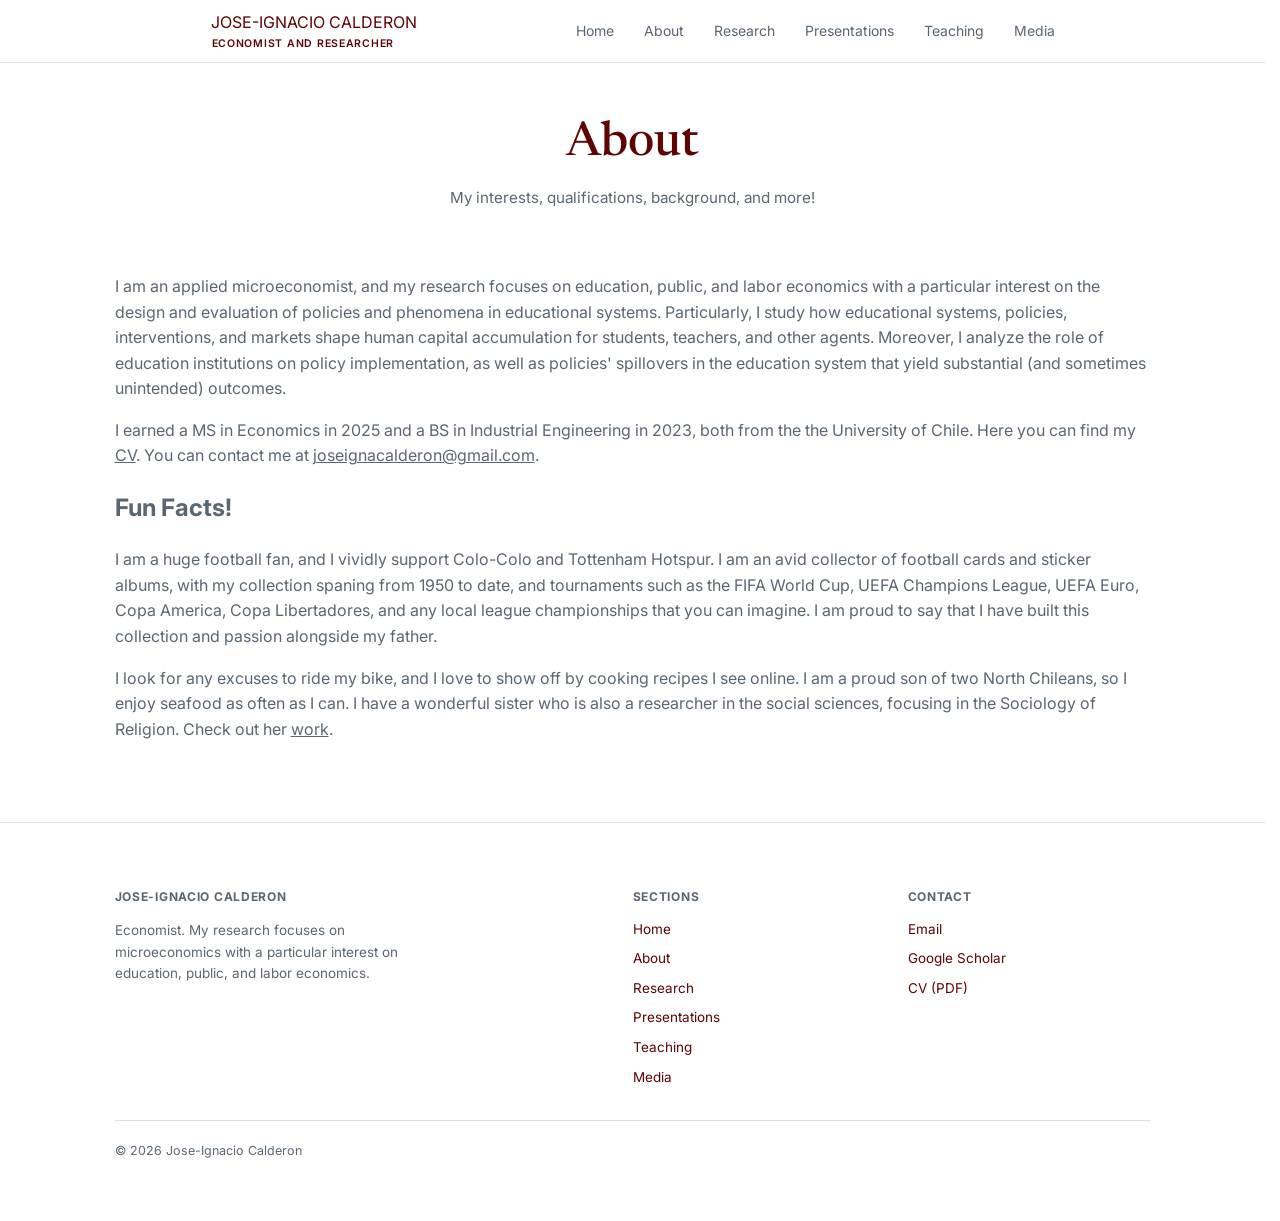
<file: about.html>
<!DOCTYPE html>
<html lang="en">
<head>
<meta charset="UTF-8">
<meta name="viewport" content="width=device-width, initial-scale=1">
<title>About | Jose-Ignacio Calderon</title>
<link rel="preconnect" href="https://fonts.googleapis.com">
<link href="https://fonts.googleapis.com/css2?family=Newsreader:ital,opsz,wght@0,6..72,400;0,6..72,500;0,6..72,600;1,6..72,400&family=Inter:wght@400;500;600&display=swap" rel="stylesheet">
<link rel="icon" type="image/png" href="assets/uchile.png">
<link rel="stylesheet" href="styles.css?v=2">
<style>
  .abt-head{padding:56px 0 32px; text-align:center;}
  .abt-head h1{font-size:3rem; margin-bottom:6px;}
  .abt-head p{color:var(--ink-soft); font-size:0.95rem;}
</style>
</head>
<body>

<header class="wrapbar" >
  <div class="wrap" style="padding: 10px; padding-left: 120px">
    <div class="brand-name">JOSE-IGNACIO CALDERON</div>
    <div class="brand-subtitle" style="padding-left: 1px;">Economist and Researcher</div>
  </div>
  <button class="nav-toggle" id="nav-toggle" aria-label="Toggle menu">☰</button>
  <nav id="site-nav" class="wrap" style="padding-right: 120px;">
    <a href="index.html">Home</a>
    <a href="about.html">About</a>
    <a href="research.html">Research</a>
    <a href="presentations.html">Presentations</a>
    <a href="teaching.html">Teaching</a>
    <a href="media.html">Media</a>
  </nav>
</header>

<div class="wrap">
  <div class="abt-head">
    <h1>About</h1>
    <p>My interests, qualifications, background, and more!</p>
  </div>
</div>

<div class="wrap">
  <section class="no-border" style="padding-top:0;">
    <div class="about-text">
      <p>
        I am an applied microeconomist, and my research focuses on education, public, 
        and labor economics with a particular interest on the design and evaluation of policies 
        and phenomena in educational systems. Particularly, I study how educational systems, 
        policies, interventions, and markets shape human capital accumulation for students, teachers, 
        and other agents. Moreover, I analyze the role of education institutions on policy implementation, 
        as well as policies' spillovers in the education system that yield substantial 
        (and sometimes unintended) outcomes.
      </p>
      <p>
        I earned a MS in Economics in 2025 and a BS in Industrial Engineering in 2023, 
        both from the the University of Chile. Here you 
        can find my <a href="https://www.dropbox.com/scl/fi/8gcd1ia27gvtngcjf6j5j/CurriculumVitae_JICalderon.pdf?rlkey=m1ingiaoov976cdleeq0jbehe&st=hp75700h&dl=0" target="_blank" rel="noopener noreferrer">CV</a>. You can contact me at 
        <a href="mailto:joseignacalderon@gmail.com">joseignacalderon@gmail.com</a>.
      </p>
      <h2>Fun Facts!</h2>
      <p>
        I am a huge football fan, and I vividly support Colo-Colo and Tottenham Hotspur. 
        I am an avid collector of football cards and sticker albums, with my collection 
        spaning from 1950 to date, and tournaments such as the FIFA World Cup, UEFA Champions 
        League, UEFA Euro, Copa America, Copa Libertadores, and any local league championships 
        that you can imagine. I am proud to say that I have built this collection and passion 
        alongside my father.
      </p>
      <p>
        I look for any excuses to ride my bike, and I love to show off by cooking recipes 
        I see online. I am a proud son of two North Chileans, so I enjoy seafood as often 
        as I can. I have a wonderful sister who is also a researcher in the social sciences, 
        focusing in the Sociology of Religion. Check out her <a href="https://orcid.org/0000-0001-7705-8161" target="_blank" rel="noopener noreferrer">work</a>.
      </p>
    </div>
  </section>
</div>

<footer>
  <div class="wrap">
    <div class="footer-grid">
      <div>
        <h4>Jose-Ignacio Calderon</h4>
        <p style="font-size:13.5px; color:var(--ink-soft); max-width:36ch;">
          Economist. My research focuses on microeconomics with a particular interest on education, public, and labor economics.
        </p>
      </div>
      <div>
        <h4>Sections</h4>
        <ul>
          <li><a href="index.html">Home</a></li>
          <li><a href="about.html">About</a></li>
          <li><a href="research.html">Research</a></li>
          <li><a href="presentations.html">Presentations</a></li>
          <li><a href="teaching.html">Teaching</a></li>
          <li><a href="media.html">Media</a></li>
        </ul>
      </div>
      <div>
        <h4>Contact</h4>
        <ul>
          <li><a href="mailto:joseignacalderon@gmail.com">Email</a></li>
          <li><a href="https://scholar.google.com/citations?user=qUJrlXQAAAAJ&hl=en" target="_blank" rel="noopener noreferrer">Google Scholar</a></li>
          <li><a href="https://www.dropbox.com/scl/fi/8gcd1ia27gvtngcjf6j5j/CurriculumVitae_JICalderon.pdf?rlkey=m1ingiaoov976cdleeq0jbehe&st=hp75700h&dl=0" target="_blank" rel="noopener noreferrer">CV (PDF)</a></li>
        </ul>
      </div>
    </div>
    <div class="footer-bottom">© 2026 Jose-Ignacio Calderon</div>
  </div>
</footer>

</body>
</html>

<script>
  const navToggle = document.getElementById('nav-toggle');
  const siteNav = document.getElementById('site-nav');
  navToggle.addEventListener('click', () => siteNav.classList.toggle('open'));
  siteNav.querySelectorAll('a').forEach(link =>
    link.addEventListener('click', () => siteNav.classList.remove('open'))
  );
</script>
</file>
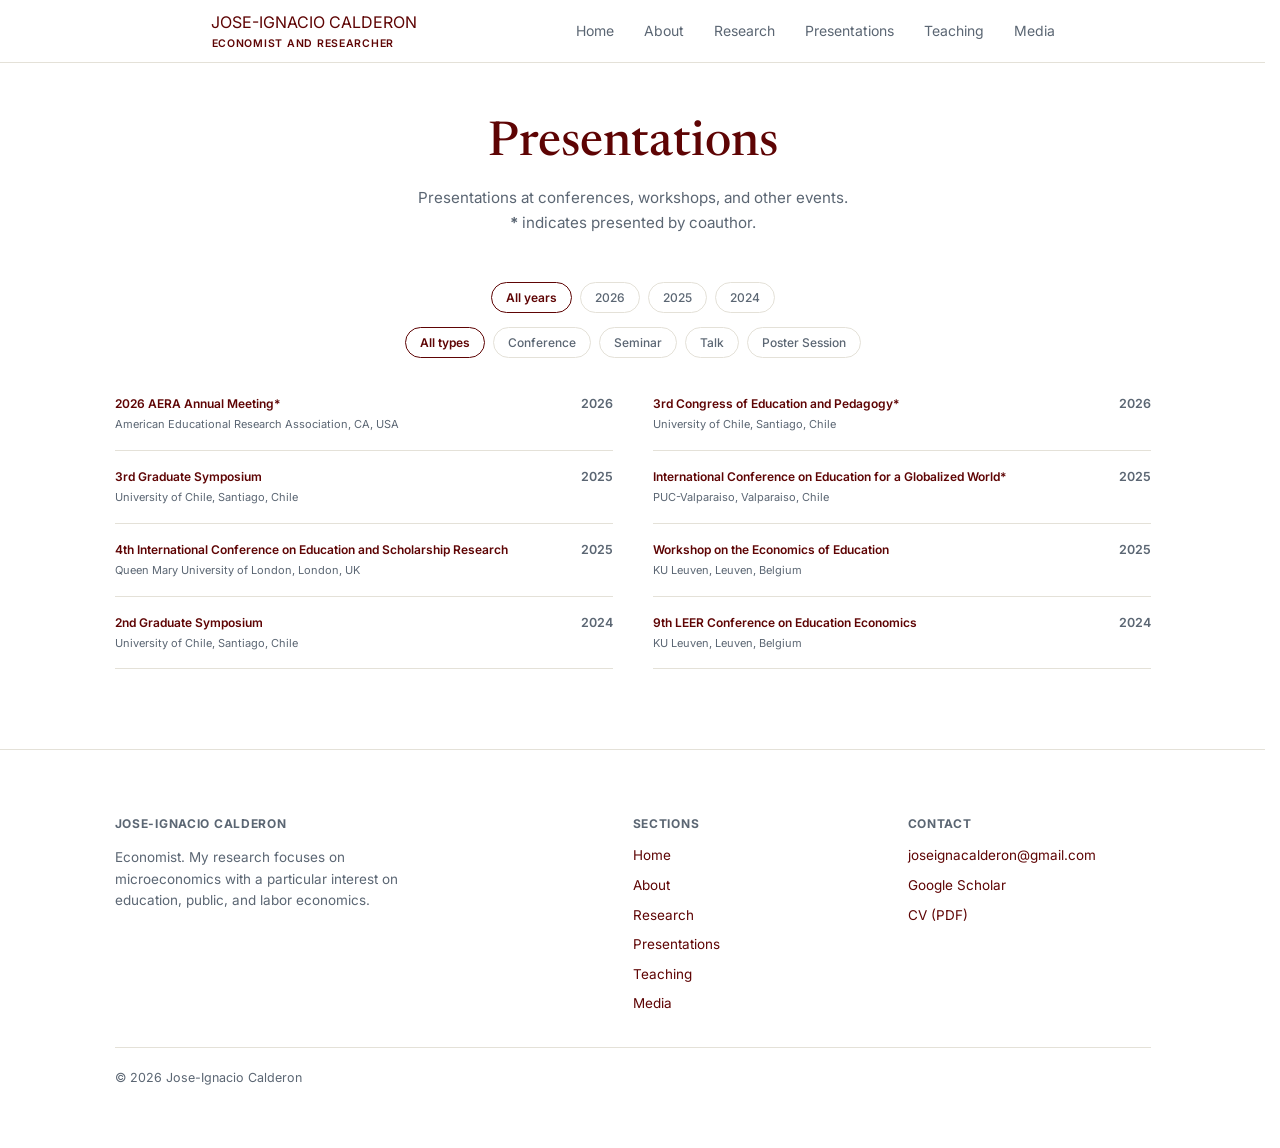
<file: presentations.html>
<!DOCTYPE html>
<html lang="en">
<head>
<meta charset="UTF-8">
<meta name="viewport" content="width=device-width, initial-scale=1">
<title>Presentations | Jose-Ignacio Calderon</title>
<link rel="preconnect" href="https://fonts.googleapis.com">
<link href="https://fonts.googleapis.com/css2?family=Newsreader:ital,opsz,wght@0,6..72,400;0,6..72,500;0,6..72,600;1,6..72,400&family=Inter:wght@400;500;600&display=swap" rel="stylesheet">
<link rel="icon" type="image/png" href="assets/uchile.png">
<link rel="stylesheet" href="styles.css?v=4">
<style>
  .presen-venue-line{font-size:11px; color:var(--ink-soft); margin-top:6px;}
  .presen-head{padding:56px 0 32px; text-align:center;}
  .presen-head h1{font-size:3rem; margin-bottom:6px;}
  .presen-head p{color:var(--ink-soft); font-size:0.95rem;}
 
  .presen-filters{
    display:flex; flex-wrap:wrap; justify-content:center; gap:8px;
    margin-bottom:14px;
  }
  .presen-filters.type-row{margin-bottom:36px;}
  .presen-tab{
    font-family:'Inter', sans-serif; font-size:12px; font-weight:500;
    padding:7px 14px; border:1px solid var(--line); border-radius:20px;
    background:#fff; color:var(--ink-soft); cursor:pointer;
    transition:border-color .15s, color .15s;
  }
  .presen-tab:hover{color:var(--ink);}
  .presen-tab.active{border-color:var(--accent); color:var(--accent); font-weight:600;}
 
  .presen{
    display:flex; justify-content:space-between; align-items:baseline;
    padding:16px 0; border-bottom:1px solid var(--line); gap:20px;
  }
  .presen:first-of-type{padding-top:0;}
  .presen-title{font-size:12px; font-weight:600; color:var(--ink);}
  .presen-meta{font-size:11px; color:var(--ink-soft); margin-top:3px;}
  .presen-year{font-family:'Inter', sans-serif; font-size:12.5px; color:var(--ink-soft); white-space:nowrap;}
  .presen.is-hidden{display:none;}
</style>
</head>
<body>

<header class="wrapbar" >
  <div class="wrap" style="padding: 10px; padding-left: 120px">
    <div class="brand-name">JOSE-IGNACIO CALDERON</div>
    <div class="brand-subtitle" style="padding-left: 1px;">Economist and Researcher</div>
  </div>
  <button class="nav-toggle" id="nav-toggle" aria-label="Toggle menu">☰</button>
  <nav id="site-nav" class="wrap" style="padding-right: 120px;">
    <a href="index.html">Home</a>
    <a href="about.html">About</a>
    <a href="research.html">Research</a>
    <a href="presentations.html">Presentations</a>
    <a href="teaching.html">Teaching</a>
    <a href="media.html">Media</a>
  </nav>
</header>

<div class="wrap">
    <div class="presen-head">
        <h1>Presentations</h1>
        <p>Presentations at conferences, workshops, and other events. <br><strong>*</strong> indicates presented by coauthor.</p>
    </div>
 
    <div class="presen-filters year-row">
      <button class="presen-tab active" data-year="all">All years</button>
      <button class="presen-tab" data-year="2026">2026</button>
      <button class="presen-tab" data-year="2025">2025</button>
      <button class="presen-tab" data-year="2024">2024</button>
    </div>
    <div class="presen-filters type-row">
      <button class="presen-tab active" data-type="all">All types</button>
      <button class="presen-tab" data-type="conference">Conference</button>
      <button class="presen-tab" data-type="seminar">Seminar</button>
      <button class="presen-tab" data-type="talk">Talk</button>
      <button class="presen-tab" data-type="poster">Poster Session</button>
    </div>
 
    <div class="presen-list" style="padding-bottom:80px;">
      <div class="presen" data-year="2026" data-type="conference">
        <div>
          <div class="presen-title">2026 AERA Annual Meeting*</div>
          <div class="presen-meta">American Educational Research Association, CA, USA</div>
        </div>
        <div class="presen-year">2026</div>
      </div>
      <div class="presen" data-year="2026" data-type="conference">
        <div>
          <div class="presen-title">3rd Congress of Education and Pedagogy*</div>
          <div class="presen-meta">University of Chile, Santiago, Chile</div>
        </div>
        <div class="presen-year">2026</div>
      </div>
      <div class="presen" data-year="2025" data-type="poster">
        <div>
          <div class="presen-title">3rd Graduate Symposium</div>
          <div class="presen-meta">University of Chile, Santiago, Chile</div>
        </div>
        <div class="presen-year">2025</div>
      </div>
      <div class="presen" data-year="2025" data-type="conference">
        <div>
          <div class="presen-title">International Conference on Education for a Globalized World*</div>
          <div class="presen-meta">PUC-Valparaiso, Valparaiso, Chile</div>
        </div>
        <div class="presen-year">2025</div>
      </div>
      <div class="presen" data-year="2025" data-type="conference">
        <div>
          <div class="presen-title">4th International Conference on Education and Scholarship Research</div>
          <div class="presen-meta">Queen Mary University of London, London, UK</div>
        </div>
        <div class="presen-year">2025</div>
      </div>
      <div class="presen" data-year="2025" data-type="conference">
        <div>
          <div class="presen-title">Workshop on the Economics of Education</div>
          <div class="presen-meta">KU Leuven, Leuven, Belgium</div>
        </div>
        <div class="presen-year">2025</div>
      </div>
      <div class="presen" data-year="2024" data-type="poster">
        <div>
          <div class="presen-title">2nd Graduate Symposium</div>
          <div class="presen-meta">University of Chile, Santiago, Chile</div>
        </div>
        <div class="presen-year">2024</div>
      </div>
      <div class="presen" data-year="2024" data-type="conference">
        <div>
          <div class="presen-title">9th LEER Conference on Education Economics</div>
          <div class="presen-meta">KU Leuven, Leuven, Belgium</div>
        </div>
        <div class="presen-year">2024</div>
      </div>
    </div>
</div>
 
<footer>
  <div class="wrap">
    <div class="footer-grid">
      <div>
        <h4>Jose-Ignacio Calderon</h4>
        <p style="font-size:13.5px; color:var(--ink-soft); max-width:36ch;">
          Economist. My research focuses on microeconomics with a particular interest on education, public, and labor economics.
        </p>
      </div>
      <div>
        <h4>Sections</h4>
        <ul>
          <li><a href="index.html">Home</a></li>
          <li><a href="about.html">About</a></li>
          <li><a href="research.html">Research</a></li>
          <li><a href="presentations.html">Presentations</a></li>
          <li><a href="teaching.html">Teaching</a></li>
          <li><a href="media.html">Media</a></li>
        </ul>
      </div>
      <div>
        <h4>Contact</h4>
        <ul>
          <li><a href="mailto:joseignacalderon@gmail.com">joseignacalderon@gmail.com</a></li>
          <li><a href="https://scholar.google.com/citations?user=qUJrlXQAAAAJ&hl=en" target="_blank" rel="noopener noreferrer">Google Scholar</a></li>
          <li><a href="https://www.dropbox.com/scl/fi/8gcd1ia27gvtngcjf6j5j/CurriculumVitae_JICalderon.pdf?rlkey=m1ingiaoov976cdleeq0jbehe&st=hp75700h&dl=0" target="_blank" rel="noopener noreferrer">CV (PDF)</a></li>
        </ul>
      </div>
    </div>
    <div class="footer-bottom">© 2026 Jose-Ignacio Calderon</div>
  </div>
</footer>
 
<script>
  const yearTabs = document.querySelectorAll('.presen-tab[data-year]');
  const typeTabs = document.querySelectorAll('.presen-tab[data-type]');
  const items = document.querySelectorAll('.presen');
 
  let activeYear = 'all';
  let activeType = 'all';
 
  function applyFilters(){
    items.forEach(item => {
      const matchesYear = activeYear === 'all' || item.dataset.year === activeYear;
      const matchesType = activeType === 'all' || item.dataset.type === activeType;
      item.classList.toggle('is-hidden', !(matchesYear && matchesType));
    });
  }
 
  yearTabs.forEach(tab => {
    tab.addEventListener('click', () => {
      yearTabs.forEach(t => t.classList.remove('active'));
      tab.classList.add('active');
      activeYear = tab.dataset.year;
      applyFilters();
    });
  });
 
  typeTabs.forEach(tab => {
    tab.addEventListener('click', () => {
      typeTabs.forEach(t => t.classList.remove('active'));
      tab.classList.add('active');
      activeType = tab.dataset.type;
      applyFilters();
    });
  });
</script>
 
</body>
</html>

<script>
  const navToggle = document.getElementById('nav-toggle');
  const siteNav = document.getElementById('site-nav');
  navToggle.addEventListener('click', () => siteNav.classList.toggle('open'));
  siteNav.querySelectorAll('a').forEach(link =>
    link.addEventListener('click', () => siteNav.classList.remove('open'))
  );
</script>
</file>
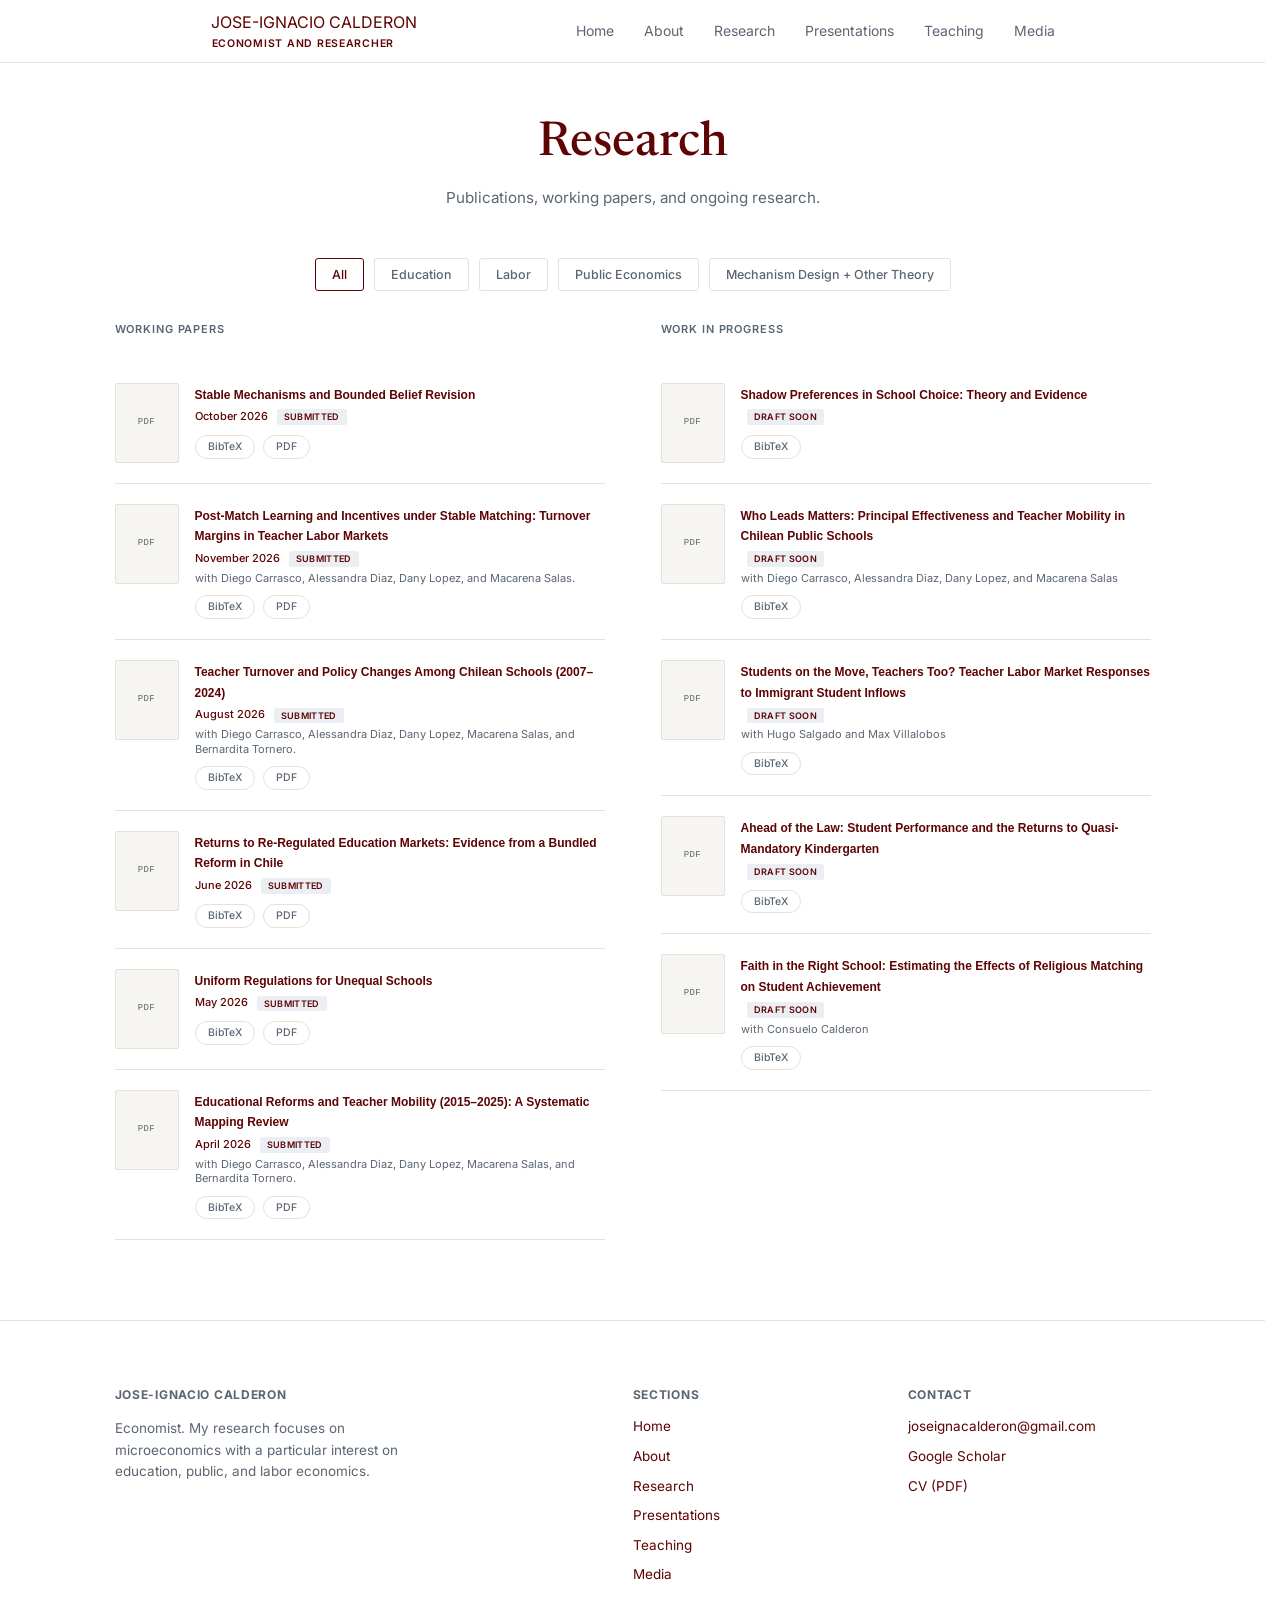
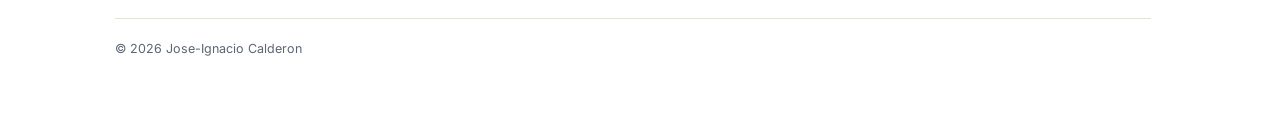
<file: research.html>
<!DOCTYPE html>
<html lang="en">
<head>
<meta charset="UTF-8">
<meta name="viewport" content="width=device-width, initial-scale=1">
<title>Research | Jose-Ignacio Calderon</title>
<link rel="preconnect" href="https://fonts.googleapis.com">
<link href="https://fonts.googleapis.com/css2?family=Newsreader:ital,opsz,wght@0,6..72,400;0,6..72,500;0,6..72,600;1,6..72,400&family=Inter:wght@400;500;600&display=swap" rel="stylesheet">
<link rel="icon" type="image/png" href="assets/uchile.png">
<link rel="stylesheet" href="styles.css?v=3">
<style>
  .rsch-head{padding:56px 0 32px; text-align:center;}
  .rsch-head h1{font-size:3rem; margin-bottom:6px;}
  .rsch-head p{color:var(--ink-soft); font-size:0.95rem;}
 
  .rsch-filters{
    display:flex; flex-wrap:wrap; justify-content:center; gap:10px;
    padding-bottom:30px;
  }
  .rsch-tab{
    font-family:'Inter', sans-serif; font-size:12.5px; font-weight:500;
    padding:8px 16px; border:1px solid var(--line); border-radius:3px;
    background:#fff; color:var(--ink-soft); cursor:pointer;
    transition:border-color .15s, color .15s;
  }
  .rsch-tab:hover{color:var(--ink);}
  .rsch-tab.active{border-color:var(--accent); color:var(--accent);}
 
  .rsch-columns{
    display:grid; grid-template-columns:1fr 1fr; gap:56px;
    padding-bottom:80px;
  }
  @media (max-width:800px){ .rsch-columns{grid-template-columns:1fr;} }
 
  .rsch-col-head{
    display:flex; justify-content:space-between; align-items:baseline;
    margin-bottom:24px; flex-wrap:wrap; gap:10px;
  }
  .rsch-col-head h2{
    font-family:'Inter', sans-serif; font-size:11px; font-weight:600;
    text-transform:uppercase; letter-spacing:0.08em; color:var(--ink-soft);
    margin:0;
  }
  .rsch-bibtex{
    font-family:'Inter', sans-serif; font-size:11.5px; font-weight:600;
    color:#fff; background:var(--accent); padding:9px 14px; border-radius:3px;
    text-decoration:none; letter-spacing:0.03em;
  }
  .rsch-bibtex:hover{background:#710101;}
 
  .rsch-card{
    display:grid; grid-template-columns:64px 1fr; gap:16px;
    padding:20px 0; border-bottom:1px solid var(--line);
  }
  .rsch-card:first-of-type{padding-top:0;}
  .rsch-thumb{
    width:64px; height:80px; border:1px solid var(--line); border-radius:2px;
    background:var(--panel); display:flex; align-items:center; justify-content:center;
    font-family:'IBM Plex Mono', monospace; font-size:9px; color:var(--ink-soft);
    text-align:center; text-transform:uppercase; letter-spacing:0.04em;
  }
  .rsch-title{
    font-family:'Arial', serif; font-size:12px; font-weight:550;
    text-decoration:none; color:var(--ink); line-height:1.4;
  }
  .rsch-title:hover{color:var(--accent);}
  .rsch-venue-line{font-size:11px; color:var(--ink-soft); margin-top:6px;}
  .rsch-venue-line strong{color:var(--ink); font-weight:500;}
  .rsch-badge{
    display:inline-block; font-size:9px; font-weight:600; text-transform:uppercase;
    letter-spacing:0.04em; color:var(--accent); background:rgba(0,53,107,0.08);
    padding:2px 7px; border-radius:2px; margin-left:6px; vertical-align:middle;
  }
  .rsch-aside{font-style:italic; color:var(--ink-soft);}
  .rsch-authors{font-size:11px; color:var(--ink-soft); margin-top:4px;}
  .rsch-pills{display:flex; gap:8px; margin-top:10px; flex-wrap:wrap;}
  .rsch-pill{
    font-family:'Inter', sans-serif; font-size:10.5px; font-weight:500;
    border:1px solid var(--line); border-radius:20px; padding:4px 12px;
    text-decoration:none; color:var(--ink-soft);
    background:#fff; cursor:pointer;
  }
  .rsch-pill:hover{border-color:var(--accent); color:var(--accent);}
 
  .rsch-card.is-hidden{display:none;}
</style>
</head>
<body>

<header class="wrapbar" >
  <div class="wrap" style="padding: 10px; padding-left: 120px">
    <div class="brand-name">JOSE-IGNACIO CALDERON</div>
    <div class="brand-subtitle" style="padding-left: 1px;">Economist and Researcher</div>
  </div>
  <button class="nav-toggle" id="nav-toggle" aria-label="Toggle menu">☰</button>
  <nav id="site-nav" class="wrap" style="padding-right: 120px;">
    <a href="index.html">Home</a>
    <a href="about.html">About</a>
    <a href="research.html">Research</a>
    <a href="presentations.html">Presentations</a>
    <a href="teaching.html">Teaching</a>
    <a href="media.html">Media</a>
  </nav>
</header>

<div class="wrap">
  <div class="rsch-head">
    <h1>Research</h1>
    <p>Publications, working papers, and ongoing research.</p>
  </div>
 
  <div class="rsch-filters">
    <button class="rsch-tab active" data-filter="all">All</button>
    <button class="rsch-tab" data-filter="education">Education</button>
    <button class="rsch-tab" data-filter="labor">Labor</button>
    <button class="rsch-tab" data-filter="public">Public Economics</button>
    <button class="rsch-tab" data-filter="mechanism">Mechanism Design + Other Theory</button>
  </div>
  
  <div class="rsch-columns"> 
    <div>
      <div class="rsch-col-head">
        <h2>Working Papers</h2>
      </div>

      <div class="rsch-card" data-tags="mechanism" style="line-height:1.3;">
        <div class="rsch-thumb">PDF</div>
        <div>
          <a class="rsch-title" href="papers/2026/mechanisms-bounded-revisions.html">Stable Mechanisms and Bounded Belief Revision</a>
          <div class="rsch-venue-line">
            <strong>October 2026</strong>
            <span class="rsch-badge">Submitted</span>
          </div>
          <div class="rsch-pills">
            <a class="rsch-pill copy-bibtex" data-bibtex="@unpublished{Calderon2026MechanismsBounded,
              title={Stable Mechanisms and Bounded Belief Revision},
              author={Calderon, Jose-Ignacio},
              year={2026},
              note={Working Paper}}">BibTeX</a>
            <a class="rsch-pill" href="https://www.dropbox.com/scl/fi/6eef4ckqpsbvmy3srf4ib/MechanismsBoundedRevision.pdf?rlkey=webdmt21uypf3kg88s0pvybdx&st=iu55xdue&dl=0" target="_blank" rel="noopener noreferrer">PDF</a>
          </div>
        </div>
      </div>

      <div class="rsch-card" data-tags="education labor mechanism" style="line-height:1.3;">
        <div class="rsch-thumb">PDF</div>
        <div>
          <a class="rsch-title" href="papers/2026/postmatch-learning-turnover.html">Post-Match Learning and Incentives under Stable Matching: Turnover Margins in Teacher Labor Markets</a>
          <div class="rsch-venue-line">
            <strong>November 2026</strong>
            <span class="rsch-badge">Submitted</span>
          </div>
          <div class="rsch-authors">with Diego Carrasco, Alessandra Diaz, Dany Lopez, and Macarena Salas.</div>
          <div class="rsch-pills">
            <a class="rsch-pill copy-bibtex" data-bibtex="@unpublished{Calderon2026PostMatchLearningTurnover,
              title={Post-Match Learning and Incentives under Stable Matching: Turnover Margins in Teacher Labor Markets},
              author={Calderon, Jose-Ignacio and Carrasco, Diego and Diaz-Sacco, Alessandra and Lopez-Gonzalez, Dany and Salas, Macarena},
              year={2026},
              note={Working Paper}}">BibTeX</a>
            <a class="rsch-pill" href="#" target="_blank" rel="noopener noreferrer">PDF</a>
          </div>
        </div>
      </div>
 
      <div class="rsch-card" data-tags="education labor public" style="line-height:1.3;">
        <div class="rsch-thumb">PDF</div>
        <div>
          <a class="rsch-title" href="papers/2026/edreforms-turnover-manyfactors.html">Teacher Turnover and Policy Changes Among Chilean Schools (2007–2024)</a>
          <div class="rsch-venue-line">
            <strong>August 2026</strong>
            <span class="rsch-badge">Submitted</span>
          </div>
          <div class="rsch-authors">with Diego Carrasco, Alessandra Diaz, Dany Lopez, Macarena Salas, and Bernardita Tornero.</div>
          <div class="rsch-pills">
            <a class="rsch-pill copy-bibtex" data-bibtex="@unpublished{Calderon2026EdReformsTurnover,
              title={Teacher Turnover and Policy Changes Among Chilean Schools (2007–2024)},
              author={Calderon, Jose-Ignacio and Carrasco, Diego and Diaz-Sacco, Alessandra and Lopez-Gonzalez, Dany and Salas, Macarena and Tornero, Bernardita},
              year={2026},
              note={Working Paper}}">BibTeX</a>
            <a class="rsch-pill" href="https://www.dropbox.com/scl/fi/4ig9shnsmcxa2bk9hkotv/EdReformsTurnoverManyFactors.pdf?rlkey=t2nxcm5g9ez7vh3so946mts82&st=l4av53k9&dl=0" target="_blank" rel="noopener noreferrer">PDF</a>
          </div>
        </div>
      </div>

      <div class="rsch-card" data-tags="education public" style="line-height:1.3;">
        <div class="rsch-thumb">PDF</div>
        <div>
          <a class="rsch-title" href="#">Returns to Re-Regulated Education Markets: Evidence from a Bundled Reform in Chile</a>
          <div class="rsch-venue-line">
            <strong>June 2026</strong>
            <span class="rsch-badge">Submitted</span>
          </div>
          <div class="rsch-pills">
            <a class="rsch-pill copy-bibtex" data-bibtex="@unpublished{Calderon2026RegulatedEducationMarkets,
              title={Returns to Re-Regulated Education Markets: Evidence from a Bundled Reform in Chile},
              author={Calderon, Jose-Ignacio},
              year={2026},
              note={Working Paper}}">BibTeX</a>
            <a class="rsch-pill" href="#">PDF</a>
          </div>
        </div>
      </div>

      <div class="rsch-card" data-tags="public mechanism" style="line-height:1.3;">
        <div class="rsch-thumb">PDF</div>
        <div>
          <a class="rsch-title" href="papers/2026/uniform-regulations-unequal-schools.html">Uniform Regulations for Unequal Schools</a>
          <div class="rsch-venue-line">
            <strong>May 2026</strong>
            <span class="rsch-badge">Submitted</span>
          </div>
          <div class="rsch-pills">
            <a class="rsch-pill copy-bibtex" data-bibtex="@unpublished{Calderon2026RegulationsSchools,
              title={Uniform Regulations for Unequal Schools},
              author={Calderon, Jose-Ignacio},
              year={2026},
              note={Working Paper}}">BibTeX</a>
            <a class="rsch-pill" href="https://www.dropbox.com/scl/fi/7j387v5msrjo24lrp691y/SchoolEffort_PolicyCompliance.pdf?rlkey=7e64dhvvsab15imf45lxby1yy&st=m9cwvg9y&dl=0" target="_blank" rel="noopener noreferrer">PDF</a>
          </div>
        </div>
      </div>
 
      <div class="rsch-card" data-tags="labor education" style="line-height:1.3;">
        <div class="rsch-thumb">PDF</div>
        <div>
          <a class="rsch-title" href="papers/2026/turnover-mapping.html">Educational Reforms and Teacher Mobility (2015–2025): A Systematic Mapping Review</a>
          <div class="rsch-venue-line">
            <strong>April 2026</strong>
            <span class="rsch-badge">Submitted</span>
          </div>
          <div class="rsch-authors">with Diego Carrasco, Alessandra Diaz, Dany Lopez, Macarena Salas, and Bernardita Tornero.</div>
          <div class="rsch-pills">
            <a class="rsch-pill copy-bibtex" data-bibtex="@unpublished{Calderon2026SystematicMappingReview,
              title={Educational Reforms and Teacher Mobility (2015–2025): A Systematic Mapping Review},
              author={Calderon, Jose-Ignacio and Carrasco, Diego and Diaz-Sacco, Alessandra and Lopez-Gonzalez, Dany and Salas, Macarena and Tornero, Bernardita},
              year={2026},
              note={Working Paper}}">BibTeX</a>
            <a class="rsch-pill" href="https://www.dropbox.com/scl/fi/bqqsrqr6mtjp793tldb4u/TeacherTurnoverMappingReview.pdf?rlkey=hn568lis9wb8pbci2cmjz05nh&st=xzb4y46k&dl=0">PDF</a>
          </div>
        </div>
      </div>
    </div>
 
    <div>
      <div class="rsch-col-head">
        <h2>Work in Progress</h2>
      </div>
 
      <div class="rsch-card" data-tags="mechanism education" style="line-height:1.3;">
        <div class="rsch-thumb">PDF</div>
        <div>
          <a class="rsch-title" href="#">Shadow Preferences in School Choice: Theory and Evidence</a>
          <div class="rsch-venue-line">
            <span class="rsch-badge">Draft soon</span>
          </div>
          <div class="rsch-pills">
            <a class="rsch-pill copy-bibtex" data-bibtex="@unpublished{Calderon2026ShadowPreferences,
              title={Shadow Preferences in School Choice: Theory and Evidence},
              author={Calderon, Jose-Ignacio},
              year={2026},
              note={Working Paper}}">BibTeX</a>
          </div>
        </div>
      </div>
 
      <div class="rsch-card" data-tags="education labor public" style="line-height:1.3;">
        <div class="rsch-thumb">PDF</div>
        <div>
          <a class="rsch-title" href="#">Who Leads Matters: Principal Effectiveness and Teacher Mobility in Chilean Public Schools</a>
          <div class="rsch-venue-line">
            <span class="rsch-badge">Draft soon</span>
          </div>
          <div class="rsch-authors">with Diego Carrasco, Alessandra Diaz, Dany Lopez, and Macarena Salas</div>
          <div class="rsch-pills">
            <a class="rsch-pill copy-bibtex" data-bibtex="@unpublished{Calderon2026PrincipalTeachers,
              title={Who Leads Matters: Principal Effectiveness and Teacher Mobility in Chilean Public Schools},
              author={Calderon, Jose-Ignacio and Carrasco, Diego and Diaz-Sacco, Alessandra and Lopez-Gonzalez, Dany and Salas, Macarena},
              year={2026},
              note={Working Paper}}">BibTeX</a>
          </div>
        </div>
      </div>
      <div class="rsch-card" data-tags="education labor" style="line-height:1.3;">
        <div class="rsch-thumb">PDF</div>
        <div>
          <a class="rsch-title" href="#">Students on the Move, Teachers Too? Teacher Labor Market Responses to Immigrant Student Inflows</a>
          <div class="rsch-venue-line">
            <span class="rsch-badge">Draft soon</span>
          </div>
          <div class="rsch-authors">with Hugo Salgado and Max Villalobos</div>
          <div class="rsch-pills">
            <a class="rsch-pill copy-bibtex" data-bibtex="@unpublished{Calderon2026ImmigrantTeachers,
              title={Students on the Move, Teachers Too? Teacher Labor Market Responses to Immigrant Student Inflows},
              author={Calderon, Jose-Ignacio and Salgado, Hugo and Villalobos, Maximiliano},
              year={2026},
              note={Working Paper}}">BibTeX</a>
          </div>
        </div>
      </div>
      <div class="rsch-card" data-tags="education public" style="line-height:1.3;">
        <div class="rsch-thumb">PDF</div>
        <div>
          <a class="rsch-title" href="#">Ahead of the Law: Student Performance and the Returns to Quasi-Mandatory Kindergarten</a>
          <div class="rsch-venue-line">
            <span class="rsch-badge">Draft soon</span>
          </div>
          <div class="rsch-pills">
            <a class="rsch-pill copy-bibtex" data-bibtex="@unpublished{Calderon2026Kindergarten,
              title={Ahead of the Law: Student Performance and the Returns to Quasi-Mandatory Kindergarten},
              author={Calderon, Jose-Ignacio},
              year={2026},
              note={Working Paper}}">BibTeX</a>
          </div>
        </div>
      </div>
      <div class="rsch-card" data-tags="education" style="line-height:1.3;">
        <div class="rsch-thumb">PDF</div>
        <div>
          <a class="rsch-title" href="#">Faith in the Right School: Estimating the Effects of Religious Matching on Student Achievement</a>
          <div class="rsch-venue-line">
            <span class="rsch-badge">Draft soon</span>
          </div>
          <div class="rsch-authors">with Consuelo Calderon</div>
          <div class="rsch-pills">
            <a class="rsch-pill copy-bibtex" data-bibtex="@unpublished{Calderon2026FaithSchool,
              title={Faith in the Right School: Estimating the Effects of Religious Matching on Student Achievement},
              author={Calderon, Consuelo and Calderon, Jose-Ignacio},
              year={2026},
              note={Working Paper}}">BibTeX</a>
          </div>
        </div>
      </div>
    </div>
 
  </div>
</div>
 
<footer>
  <div class="wrap">
    <div class="footer-grid">
      <div>
        <h4>Jose-Ignacio Calderon</h4>
        <p style="font-size:13.5px; color:var(--ink-soft); max-width:36ch;">
          Economist. My research focuses on microeconomics with a particular interest on education, public, and labor economics.
        </p>
      </div>
      <div>
        <h4>Sections</h4>
        <ul>
          <li><a href="index.html">Home</a></li>
          <li><a href="about.html">About</a></li>
          <li><a href="research.html">Research</a></li>
          <li><a href="presentations.html">Presentations</a></li>
          <li><a href="teaching.html">Teaching</a></li>
          <li><a href="media.html">Media</a></li>
        </ul>
      </div>
      <div>
        <h4>Contact</h4>
        <ul>
          <li><a href="mailto:joseignacalderon@gmail.com">joseignacalderon@gmail.com</a></li>
          <li><a href="https://scholar.google.com/citations?user=qUJrlXQAAAAJ&hl=en" target="_blank" rel="noopener noreferrer">Google Scholar</a></li>
          <li><a href="https://www.dropbox.com/scl/fi/8gcd1ia27gvtngcjf6j5j/CurriculumVitae_JICalderon.pdf?rlkey=m1ingiaoov976cdleeq0jbehe&st=hp75700h&dl=0" target="_blank" rel="noopener noreferrer">CV (PDF)</a></li>
        </ul>
      </div>
    </div>
    <div class="footer-bottom">© 2026 Jose-Ignacio Calderon</div>
  </div>
</footer>
 
<script>
  const tabs = document.querySelectorAll('.rsch-tab');
  const cards = document.querySelectorAll('.rsch-columns .rsch-card');
  tabs.forEach(tab => {
    tab.addEventListener('click', () => {
      tabs.forEach(t => t.classList.remove('active'));
      tab.classList.add('active');
      const filter = tab.dataset.filter;
      cards.forEach(card => {
        const tags = (card.dataset.tags || '').split(' ');
        card.classList.toggle('is-hidden', filter !== 'all' && !tags.includes(filter));
      });
    });
  });
</script>

<script>
  const toggleBtn = document.getElementById('toggle-bibtex');
  const bibtexBlock = document.getElementById('bibtex-block');
  toggleBtn.addEventListener('click', () => {
    const isOpen = bibtexBlock.classList.toggle('open');
    toggleBtn.textContent = isOpen ? 'Hide BibTeX' : 'Show BibTeX';
  });

  function flashCopied(btn){
    const original = btn.textContent;
    btn.textContent = 'Copied!';
    btn.classList.add('copied');
    setTimeout(() => {
      btn.textContent = original;
      btn.classList.remove('copied');
    }, 1500);
  }

  document.getElementById('copy-citation').addEventListener('click', (e) => {
    const text = document.getElementById('citation-text').textContent.trim();
    navigator.clipboard.writeText(text).then(() => flashCopied(e.target));
  });

  document.getElementById('copy-bibtex').addEventListener('click', (e) => {
    const text = document.getElementById('bibtex-block').textContent.trim();
    navigator.clipboard.writeText(text).then(() => flashCopied(e.target));
  });
</script>

<script>
  document.querySelectorAll('.copy-bibtex').forEach(btn => {
    btn.addEventListener('click', () => {
      navigator.clipboard.writeText(btn.dataset.bibtex).then(() => {
        const original = btn.textContent;
        btn.textContent = 'Copied!';
        setTimeout(() => { btn.textContent = original; }, 1500);
      });
    });
  });
</script>

</body>
</html>

<script>
  const navToggle = document.getElementById('nav-toggle');
  const siteNav = document.getElementById('site-nav');
  navToggle.addEventListener('click', () => siteNav.classList.toggle('open'));
  siteNav.querySelectorAll('a').forEach(link =>
    link.addEventListener('click', () => siteNav.classList.remove('open'))
  );
</script>
</file>
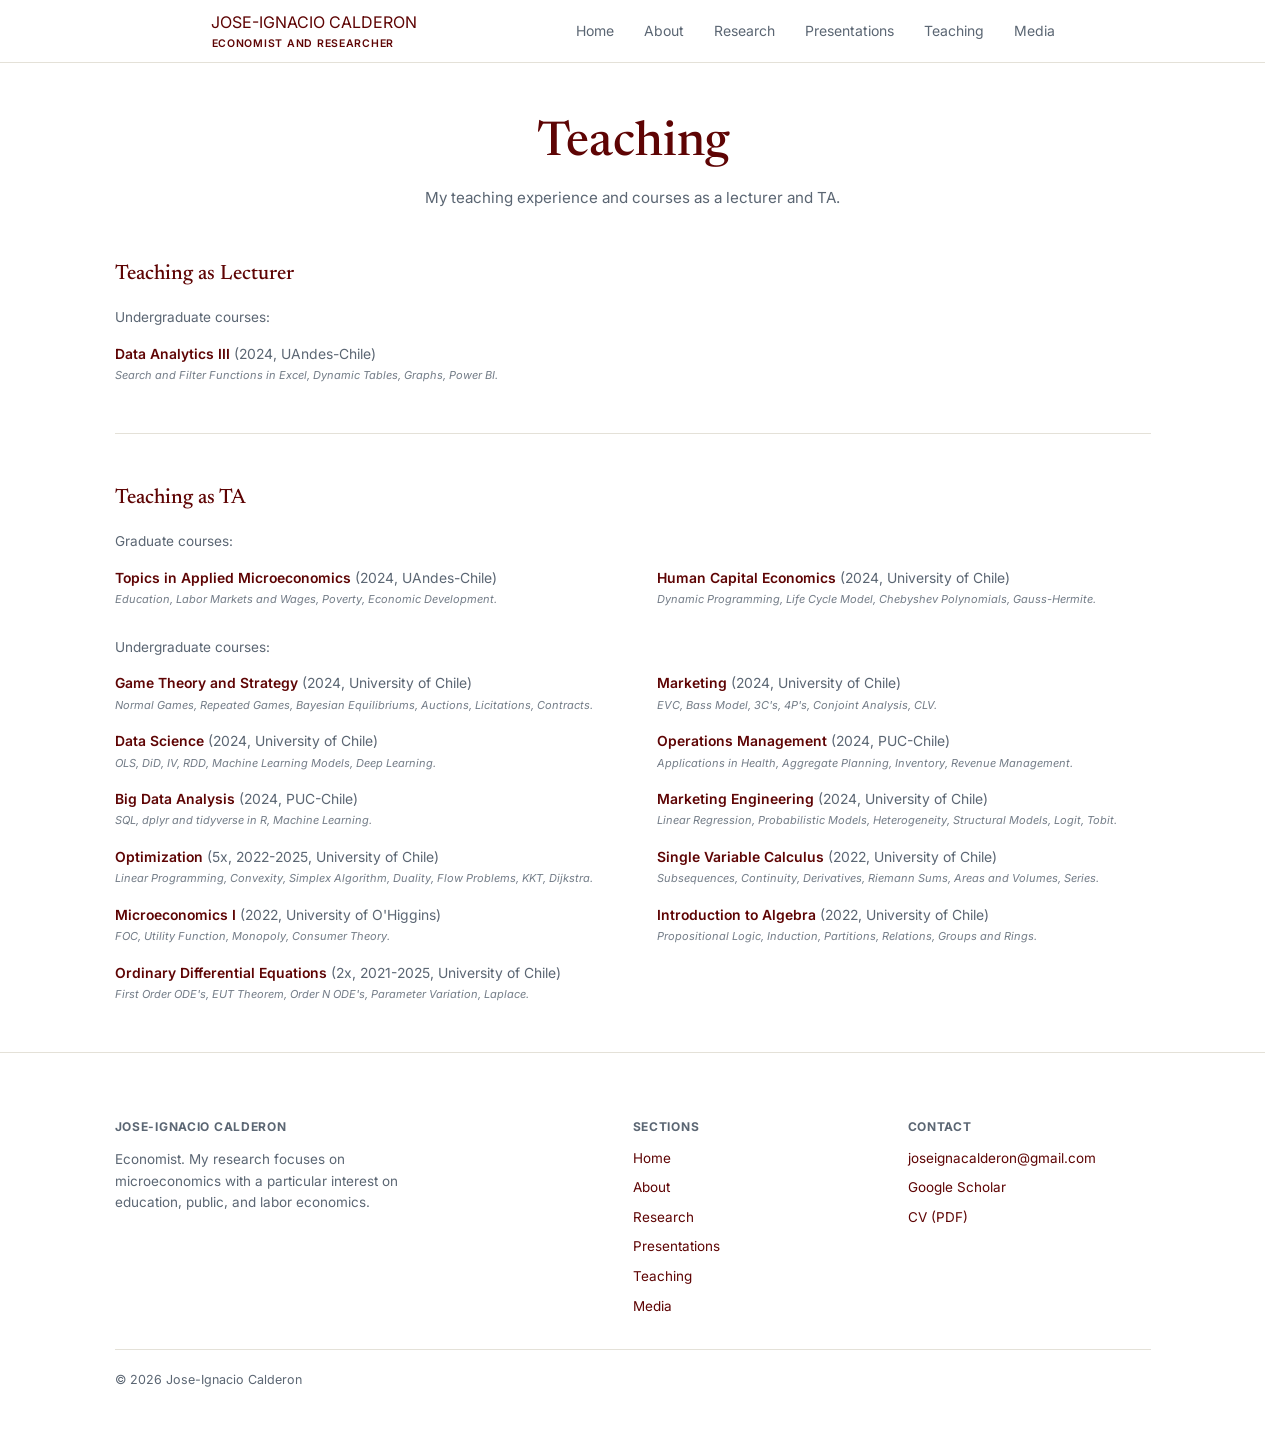
<file: teaching.html>
<!DOCTYPE html>
<html lang="en">
<head>
<meta charset="UTF-8">
<meta name="viewport" content="width=device-width, initial-scale=1">
<title>Teaching | Jose-Ignacio Calderon</title>
<link rel="preconnect" href="https://fonts.googleapis.com">
<link href="https://fonts.googleapis.com/css2?family=Newsreader:ital,opsz,wght@0,6..72,400;0,6..72,500;0,6..72,600;1,6..72,400&family=Inter:wght@400;500;600&display=swap" rel="stylesheet">
<link rel="icon" type="image/png" href="assets/uchile.png">
<link rel="stylesheet" href="styles.css?v=5">
<style>
  .teach-head{padding:56px 0 32px; text-align:center;}
  .teach-head h1{font-size:3rem; margin-bottom:6px;}
  .teach-head p{color:var(--ink-soft); font-size:0.95rem;}
  .teach-section{padding:48px 0; border-top:1px solid var(--line);}
  .teach-section:first-of-type{border-top:none; padding-top:0;}
  .teach-section h2{
    font-family:'Newsreader', serif; font-weight:500; font-size:1.3rem;
    margin:0 0 16px;
  }
  .teach-intro{font-size:0.85rem; color:var(--ink-soft); margin:0 0 14px;}
  .teach-intro.spaced{margin-top:28px;}

  .teach-grid{
    display:grid; grid-template-columns:1fr 1fr; gap:16px 48px;
  }
  @media (max-width:700px){ .teach-grid{grid-template-columns:1fr;} }

  .teach-course{font-size:0.87rem; color:var(--ink); font-weight:600;}
  .teach-meta{color:var(--ink-soft); font-weight:400;}
  .teach-topics{font-size:11px; font-style:italic; color:var(--ink-soft); margin-top:2px; opacity:0.85;}
</style>
</head>
<body>

<header class="wrapbar" >
  <div class="wrap" style="padding: 10px; padding-left: 120px">
    <div class="brand-name">JOSE-IGNACIO CALDERON</div>
    <div class="brand-subtitle" style="padding-left: 1px;">Economist and Researcher</div>
  </div>
  <button class="nav-toggle" id="nav-toggle" aria-label="Toggle menu">☰</button>
  <nav id="site-nav" class="wrap" style="padding-right: 120px;">
    <a href="index.html">Home</a>
    <a href="about.html">About</a>
    <a href="research.html">Research</a>
    <a href="presentations.html">Presentations</a>
    <a href="teaching.html">Teaching</a>
    <a href="media.html">Media</a>
  </nav>
</header>

<div class="wrap">
  <div class="teach-head">
    <h1>Teaching</h1>
    <p>My teaching experience and courses as a lecturer and TA.</p>
  </div>
</div>

<div class="wrap">

  <section class="teach-section">
    <h2>Teaching as Lecturer</h2>
    <p class="teach-intro">Undergraduate courses:</p>
    <div class="teach-grid">
      <div>
        <div class="teach-course">Data Analytics III <span class="teach-meta">(2024, UAndes-Chile)</span></div>
        <div class="teach-topics">Search and Filter Functions in Excel, Dynamic Tables, Graphs, Power BI.</div>
      </div>
    </div>
  </section>

  <section class="teach-section">
    <h2>Teaching as TA</h2>

    <p class="teach-intro">Graduate courses:</p>
    <div class="teach-grid">
      <div>
        <div class="teach-course">Topics in Applied Microeconomics <span class="teach-meta">(2024, UAndes-Chile)</span></div>
        <div class="teach-topics">Education, Labor Markets and Wages, Poverty, Economic Development.</div>
      </div>
      <div>
        <div class="teach-course">Human Capital Economics <span class="teach-meta">(2024, University of Chile)</span></div>
        <div class="teach-topics">Dynamic Programming, Life Cycle Model, Chebyshev Polynomials, Gauss-Hermite.</div>
      </div>
    </div>

    <p class="teach-intro spaced">Undergraduate courses:</p>
    <div class="teach-grid">
      <div>
        <div class="teach-course">Game Theory and Strategy <span class="teach-meta">(2024, University of Chile)</span></div>
        <div class="teach-topics">Normal Games, Repeated Games, Bayesian Equilibriums, Auctions, Licitations, Contracts.</div>
      </div>
      <div>
        <div class="teach-course">Marketing <span class="teach-meta">(2024, University of Chile)</span></div>
        <div class="teach-topics">EVC, Bass Model, 3C's, 4P's, Conjoint Analysis, CLV.</div>
      </div>
      <div>
        <div class="teach-course">Data Science <span class="teach-meta">(2024, University of Chile)</span></div>
        <div class="teach-topics">OLS, DiD, IV, RDD, Machine Learning Models, Deep Learning.</div>
      </div>
      <div>
        <div class="teach-course">Operations Management <span class="teach-meta">(2024, PUC-Chile)</span></div>
        <div class="teach-topics">Applications in Health, Aggregate Planning, Inventory, Revenue Management.</div>
      </div>
      <div>
        <div class="teach-course">Big Data Analysis <span class="teach-meta">(2024, PUC-Chile)</span></div>
        <div class="teach-topics">SQL, dplyr and tidyverse in R, Machine Learning.</div>
      </div>
      <div>
        <div class="teach-course">Marketing Engineering <span class="teach-meta">(2024, University of Chile)</span></div>
        <div class="teach-topics">Linear Regression, Probabilistic Models, Heterogeneity, Structural Models, Logit, Tobit.</div>
      </div>
      <div>
        <div class="teach-course">Optimization <span class="teach-meta">(5x, 2022-2025, University of Chile)</span></div>
        <div class="teach-topics">Linear Programming, Convexity, Simplex Algorithm, Duality, Flow Problems, KKT, Dijkstra.</div>
      </div>
      <div>
        <div class="teach-course">Single Variable Calculus <span class="teach-meta">(2022, University of Chile)</span></div>
        <div class="teach-topics">Subsequences, Continuity, Derivatives, Riemann Sums, Areas and Volumes, Series.</div>
      </div>
      <div>
        <div class="teach-course">Microeconomics I <span class="teach-meta">(2022, University of O'Higgins)</span></div>
        <div class="teach-topics">FOC, Utility Function, Monopoly, Consumer Theory.</div>
      </div>
      <div>
        <div class="teach-course">Introduction to Algebra <span class="teach-meta">(2022, University of Chile)</span></div>
        <div class="teach-topics">Propositional Logic, Induction, Partitions, Relations, Groups and Rings.</div>
      </div>
      <div>
        <div class="teach-course">Ordinary Differential Equations <span class="teach-meta">(2x, 2021-2025, University of Chile)</span></div>
        <div class="teach-topics">First Order ODE's, EUT Theorem, Order N ODE's, Parameter Variation, Laplace.</div>
      </div>
    </div>
  </section>

</div>

<footer>
  <div class="wrap">
    <div class="footer-grid">
      <div>
        <h4>Jose-Ignacio Calderon</h4>
        <p style="font-size:13.5px; color:var(--ink-soft); max-width:36ch;">
          Economist. My research focuses on microeconomics with a particular interest on education, public, and labor economics.
        </p>
      </div>
      <div>
        <h4>Sections</h4>
        <ul>
          <li><a href="index.html">Home</a></li>
          <li><a href="about.html">About</a></li>
          <li><a href="research.html">Research</a></li>
          <li><a href="presentations.html">Presentations</a></li>
          <li><a href="teaching.html">Teaching</a></li>
          <li><a href="media.html">Media</a></li>
        </ul>
      </div>
      <div>
        <h4>Contact</h4>
        <ul>
          <li><a href="mailto:joseignacalderon@gmail.com">joseignacalderon@gmail.com</a></li>
          <li><a href="https://scholar.google.com/citations?user=qUJrlXQAAAAJ&hl=en" target="_blank" rel="noopener noreferrer">Google Scholar</a></li>
          <li><a href="https://www.dropbox.com/scl/fi/8gcd1ia27gvtngcjf6j5j/CurriculumVitae_JICalderon.pdf?rlkey=m1ingiaoov976cdleeq0jbehe&st=hp75700h&dl=0" target="_blank" rel="noopener noreferrer">CV (PDF)</a></li>
        </ul>
      </div>
    </div>
    <div class="footer-bottom">© 2026 Jose-Ignacio Calderon</div>
  </div>
</footer>

</body>
</html>

<script>
  const navToggle = document.getElementById('nav-toggle');
  const siteNav = document.getElementById('site-nav');
  navToggle.addEventListener('click', () => siteNav.classList.toggle('open'));
  siteNav.querySelectorAll('a').forEach(link =>
    link.addEventListener('click', () => siteNav.classList.remove('open'))
  );
</script>
</file>
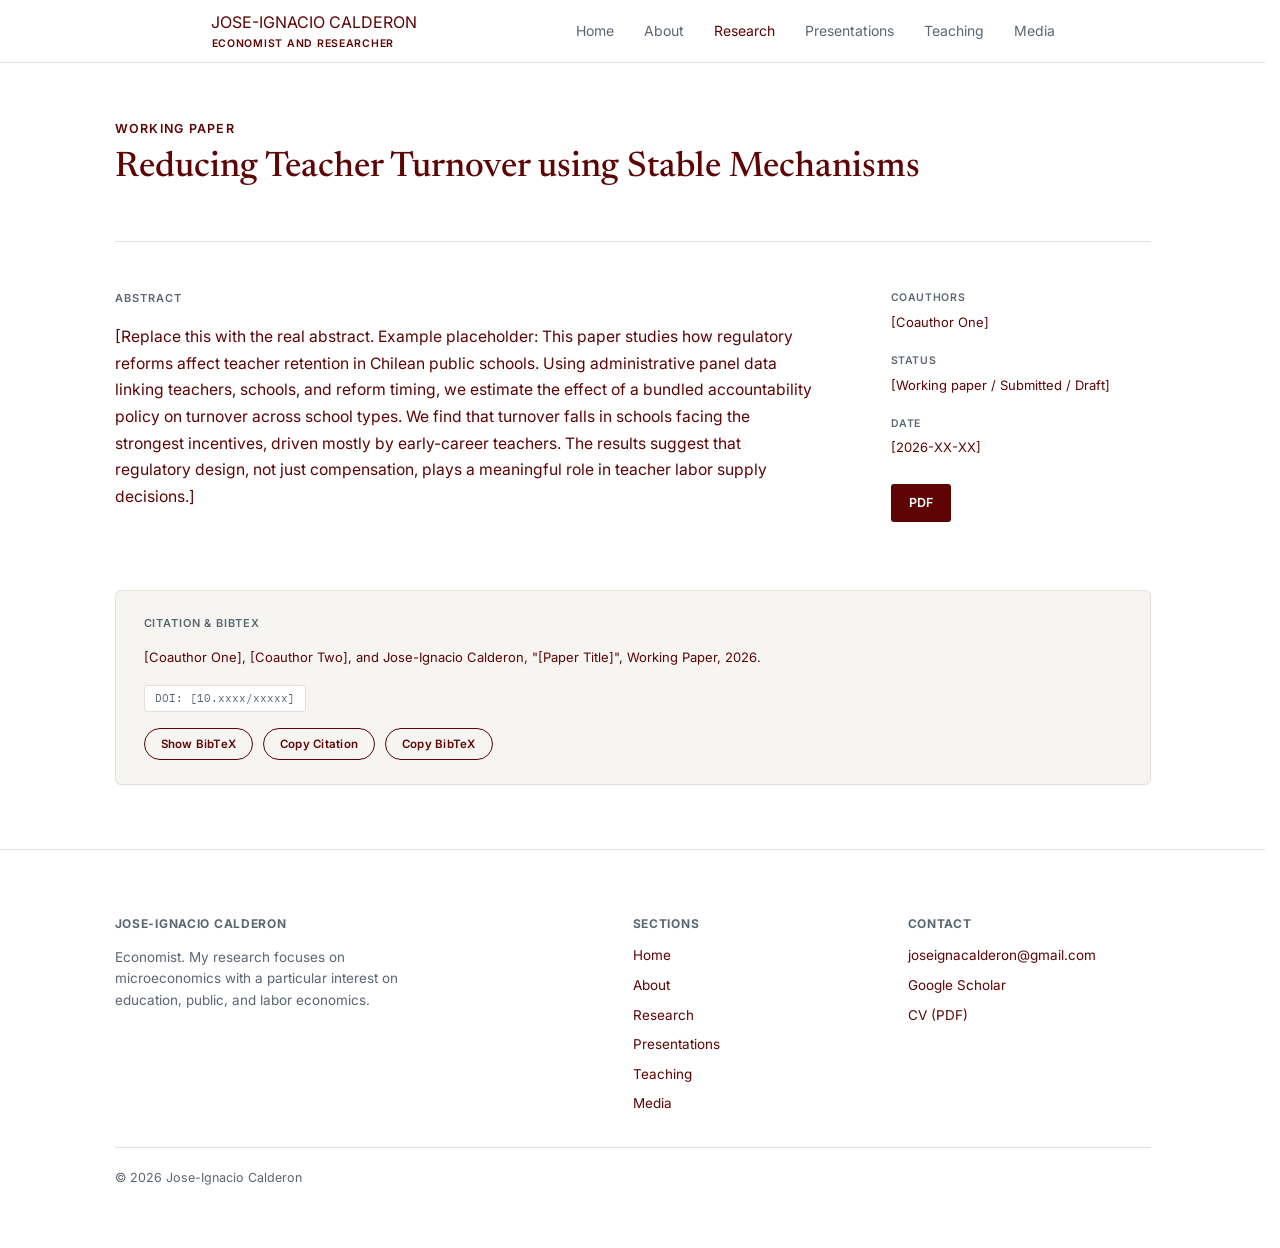
<file: template_research.html>
<!DOCTYPE html>
<html lang="en">
<head>
<meta charset="UTF-8">
<meta name="viewport" content="width=device-width, initial-scale=1">
<title>Research | Jose-Ignacio Calderon</title>
<link rel="preconnect" href="https://fonts.googleapis.com">
<link href="https://fonts.googleapis.com/css2?family=Newsreader:ital,opsz,wght@0,6..72,400;0,6..72,500;0,6..72,600;1,6..72,400&family=Inter:wght@400;500;600&family=IBM+Plex+Mono:wght@400;500&display=swap" rel="stylesheet">
<link rel="icon" type="image/png" href="../../assets/uchile.png">
<link rel="stylesheet" href="../../styles.css?v=100">
<style>
  .paper-hero{padding:56px 0 40px; border-bottom:1px solid var(--line);}
  .paper-hero .eyebrow{margin-bottom:10px;}
  .paper-hero h1{font-size:clamp(1.6rem, 3vw, 2.2rem); margin:0 0 14px;}
  .paper-badges{display:flex; gap:8px; flex-wrap:wrap;}
  .paper-badge{
    font-size:11px; font-weight:600; text-transform:uppercase; letter-spacing:0.04em;
    color:var(--accent); background:rgba(0,53,107,0.08); padding:3px 9px; border-radius:2px;
  }

  .paper-layout{
    display:grid; grid-template-columns:1fr 260px; gap:56px;
    padding:48px 0;
  }
  @media (max-width:800px){ .paper-layout{grid-template-columns:1fr;} }

  .paper-abstract h2{
    font-size:11px; text-transform:uppercase; letter-spacing:0.1em;
    color:var(--ink-soft); font-weight:600; margin:0 0 16px;
  }
  .paper-abstract p{font-size:0.98rem; line-height:1.7; color:var(--ink); max-width:70ch;}

  .paper-sidebar{font-size:13px;}
  .paper-side-item{margin-bottom:20px;}
  .paper-side-label{
    font-size:10.5px; text-transform:uppercase; letter-spacing:0.06em;
    color:var(--ink-soft); font-weight:600; margin-bottom:5px;
  }
  .paper-side-value{color:var(--ink);}
  .paper-side-value a{color:var(--accent); text-decoration:none;}
  .paper-side-value a:hover{text-decoration:underline;}
  .paper-pdf-btn{
    display:inline-block; margin-top:6px; font-size:12.5px; font-weight:600;
    color:#fff; background:var(--accent); padding:9px 18px; border-radius:3px;
    text-decoration:none;
  }
  .paper-pdf-btn:hover{background:#00264d;}

  .citation-box{
    background:var(--panel); border:1px solid var(--line); border-radius:6px;
    padding:24px 28px; margin-bottom:64px;
  }
  .citation-box h3{
    font-size:11px; text-transform:uppercase; letter-spacing:0.08em;
    color:var(--ink-soft); font-weight:600; margin:0 0 14px;
  }
  .citation-text{font-size:13px; color:var(--ink); line-height:1.6; margin-bottom:16px;}
  .citation-doi{
    display:inline-block; font-family:'IBM Plex Mono', monospace; font-size:11px;
    color:var(--ink-soft); background:#fff; border:1px solid var(--line);
    padding:4px 10px; border-radius:3px; margin-bottom:16px; text-decoration:none;
  }
  .citation-doi:hover{border-color:var(--accent); color:var(--accent);}
  .citation-buttons{display:flex; gap:10px; flex-wrap:wrap;}
  .cite-btn{
    font-family:'Inter', sans-serif; font-size:11.5px; font-weight:600;
    border:1px solid var(--accent); color:var(--accent); background:transparent;
    padding:8px 16px; border-radius:20px; cursor:pointer; letter-spacing:0.02em;
  }
  .cite-btn:hover{background:var(--accent); color:#fff;}
  .cite-btn.copied{border-color:#2e7d32; color:#2e7d32; background:transparent;}

  .bibtex-block{
    display:none; margin-top:16px; background:#fff; border:1px solid var(--line);
    border-radius:4px; padding:14px 16px; font-family:'IBM Plex Mono', monospace;
    font-size:11.5px; color:var(--ink); white-space:pre-wrap; line-height:1.6;
  }
  .bibtex-block.open{display:block;}
</style>
</head>
<body>

<header class="wrapbar" >
  <div class="wrap" style="padding: 10px; padding-left: 120px">
    <div class="brand-name">JOSE-IGNACIO CALDERON</div>
    <div class="brand-subtitle" style="padding-left: 1px;">Economist and Researcher</div>
  </div>
  <button class="nav-toggle" id="nav-toggle" aria-label="Toggle menu">☰</button>
  <nav id="site-nav" class="wrap" style="padding-right: 120px;">
    <a href="../../index.html">Home</a>
    <a href="../../about.html">About</a>
    <a href="../../research.html" class="active">Research</a>
    <a href="../../presentations.html">Presentations</a>
    <a href="../../teaching.html">Teaching</a>
    <a href="../../media.html">Media</a>
  </nav>
</header>

<div class="wrap">
  <div class="paper-hero">
    <div class="eyebrow">Working Paper</div>
    <h1>Reducing Teacher Turnover using Stable Mechanisms</h1>
  </div>

  <div class="paper-layout">
    <div class="paper-abstract">
      <h2>Abstract</h2>
      <p>
        [Replace this with the real abstract. Example placeholder: This paper studies
        how regulatory reforms affect teacher retention in Chilean public schools. Using
        administrative panel data linking teachers, schools, and reform timing, we estimate
        the effect of a bundled accountability policy on turnover across school types. We
        find that turnover falls in schools facing the strongest incentives, driven mostly
        by early-career teachers. The results suggest that regulatory design, not just
        compensation, plays a meaningful role in teacher labor supply decisions.]
      </p>
    </div>

    <div class="paper-sidebar">
      <div class="paper-side-item">
        <div class="paper-side-label">Coauthors</div>
        <div class="paper-side-value"><a href="#" target="_blank" rel="noopener noreferrer">[Coauthor One]</a></div>
      </div>
      <div class="paper-side-item">
        <div class="paper-side-label">Status</div>
        <div class="paper-side-value">[Working paper / Submitted / Draft]</div>
      </div>
      <div class="paper-side-item">
        <div class="paper-side-label">Date</div>
        <div class="paper-side-value">[2026-XX-XX]</div>
      </div>
      <div class="paper-side-item">
        <a class="paper-pdf-btn" href="#" target="_blank" rel="noopener noreferrer">PDF</a>
      </div>
    </div>
  </div>

  <div class="citation-box">
    <h3>Citation & BibTeX</h3>
    <div class="citation-text" id="citation-text">
      [Coauthor One], [Coauthor Two], and Jose-Ignacio Calderon, "[Paper Title]", Working Paper, 2026.
    </div>
    <a class="citation-doi" href="#">DOI: [10.xxxx/xxxxx]</a>
    <div class="citation-buttons">
      <button class="cite-btn" id="toggle-bibtex">Show BibTeX</button>
      <button class="cite-btn" id="copy-citation">Copy Citation</button>
      <button class="cite-btn" id="copy-bibtex">Copy BibTeX</button>
    </div>
    <pre class="bibtex-block" id="bibtex-block">@unpublished{calderon2026paper,
  title={[Paper Title]},
  author={[Coauthor One] and [Coauthor Two] and Calderon, Jose-Ignacio},
  year={2026},
  note={Working paper}
}</pre>
  </div>
</div>

<footer>
  <div class="wrap">
    <div class="footer-grid">
      <div>
        <h4>Jose-Ignacio Calderon</h4>
        <p style="font-size:13.5px; color:var(--ink-soft); max-width:36ch;">
          Economist. My research focuses on microeconomics with a particular interest on education, public, and labor economics.
        </p>
      </div>
      <div>
        <h4>Sections</h4>
        <ul>
          <li><a href="../../index.html">Home</a></li>
          <li><a href="../../about.html">About</a></li>
          <li><a href="../../research.html">Research</a></li>
          <li><a href="../../presentations.html">Presentations</a></li>
          <li><a href="../../teaching.html">Teaching</a></li>
          <li><a href="../../media.html">Media</a></li>
        </ul>
      </div>
      <div>
        <h4>Contact</h4>
        <ul>
          <li><a href="mailto:joseignacalderon@gmail.com">joseignacalderon@gmail.com</a></li>
          <li><a href="https://scholar.google.com/citations?user=qUJrlXQAAAAJ&hl=en" target="_blank" rel="noopener noreferrer">Google Scholar</a></li>
          <li><a href="https://www.dropbox.com/scl/fi/8gcd1ia27gvtngcjf6j5j/CurriculumVitae_JICalderon.pdf?rlkey=m1ingiaoov976cdleeq0jbehe&st=hp75700h&dl=0" target="_blank" rel="noopener noreferrer">CV (PDF)</a></li>
        </ul>
      </div>
    </div>
    <div class="footer-bottom">© 2026 Jose-Ignacio Calderon</div>
  </div>
</footer>

<script>
  const toggleBtn = document.getElementById('toggle-bibtex');
  const bibtexBlock = document.getElementById('bibtex-block');
  toggleBtn.addEventListener('click', () => {
    const isOpen = bibtexBlock.classList.toggle('open');
    toggleBtn.textContent = isOpen ? 'Hide BibTeX' : 'Show BibTeX';
  });

  function flashCopied(btn){
    const original = btn.textContent;
    btn.textContent = 'Copied!';
    btn.classList.add('copied');
    setTimeout(() => {
      btn.textContent = original;
      btn.classList.remove('copied');
    }, 1500);
  }

  document.getElementById('copy-citation').addEventListener('click', (e) => {
    const text = document.getElementById('citation-text').textContent.trim();
    navigator.clipboard.writeText(text).then(() => flashCopied(e.target));
  });

  document.getElementById('copy-bibtex').addEventListener('click', (e) => {
    const text = document.getElementById('bibtex-block').textContent.trim();
    navigator.clipboard.writeText(text).then(() => flashCopied(e.target));
  });
</script>

</body>
</html>

<script>
  const navToggle = document.getElementById('nav-toggle');
  const siteNav = document.getElementById('site-nav');
  navToggle.addEventListener('click', () => siteNav.classList.toggle('open'));
  siteNav.querySelectorAll('a').forEach(link =>
    link.addEventListener('click', () => siteNav.classList.remove('open'))
  );
</script>
</file>
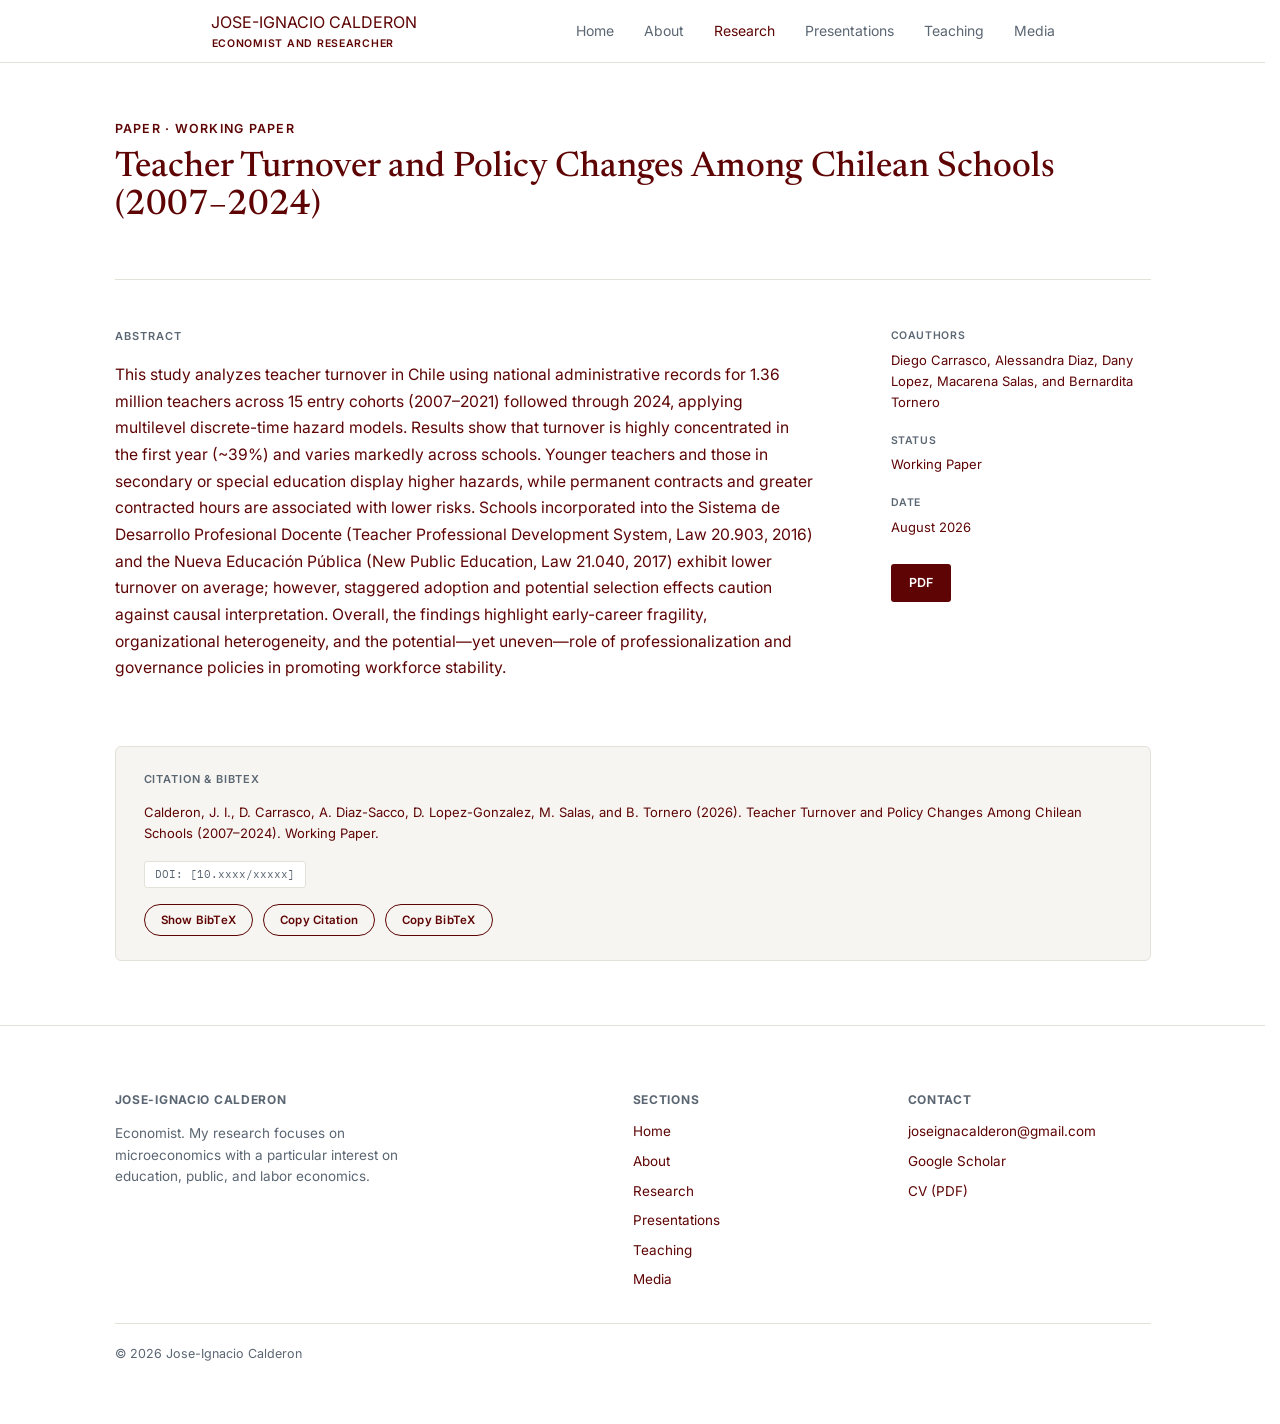
<file: papers/2026/edreforms-turnover-manyfactors.html>
<!DOCTYPE html>
<html lang="en">
<head>
<meta charset="UTF-8">
<meta name="viewport" content="width=device-width, initial-scale=1">
<title>Research | Jose-Ignacio Calderon</title>
<link rel="preconnect" href="https://fonts.googleapis.com">
<link href="https://fonts.googleapis.com/css2?family=Newsreader:ital,opsz,wght@0,6..72,400;0,6..72,500;0,6..72,600;1,6..72,400&family=Inter:wght@400;500;600&family=IBM+Plex+Mono:wght@400;500&display=swap" rel="stylesheet">
<link rel="icon" type="image/png" href="../../assets/uchile.png">
<link rel="stylesheet" href="../../styles.css?v=103">
<style>
  .paper-hero{padding:56px 0 40px; border-bottom:1px solid var(--line);}
  .paper-hero .eyebrow{margin-bottom:10px;}
  .paper-hero h1{font-size:clamp(1.6rem, 3vw, 2.2rem); margin:0 0 14px;}
  .paper-badges{display:flex; gap:8px; flex-wrap:wrap;}
  .paper-badge{
    font-size:11px; font-weight:600; text-transform:uppercase; letter-spacing:0.04em;
    color:var(--accent); background:rgba(0,53,107,0.08); padding:3px 9px; border-radius:2px;
  }

  .paper-layout{
    display:grid; grid-template-columns:1fr 260px; gap:56px;
    padding:48px 0;
  }
  @media (max-width:800px){ .paper-layout{grid-template-columns:1fr;} }

  .paper-abstract h2{
    font-size:11px; text-transform:uppercase; letter-spacing:0.1em;
    color:var(--ink-soft); font-weight:600; margin:0 0 16px;
  }
  .paper-abstract p{font-size:0.98rem; line-height:1.7; color:var(--ink); max-width:70ch;}

  .paper-sidebar{font-size:13px;}
  .paper-side-item{margin-bottom:20px;}
  .paper-side-label{
    font-size:10.5px; text-transform:uppercase; letter-spacing:0.06em;
    color:var(--ink-soft); font-weight:600; margin-bottom:5px;
  }
  .paper-side-value{color:var(--ink);}
  .paper-side-value a{color:var(--accent); text-decoration:none;}
  .paper-side-value a:hover{text-decoration:underline;}
  .paper-pdf-btn{
    display:inline-block; margin-top:6px; font-size:12.5px; font-weight:600;
    color:#fff; background:var(--accent); padding:9px 18px; border-radius:3px;
    text-decoration:none;
  }
  .paper-pdf-btn:hover{background:#00264d;}

  .citation-box{
    background:var(--panel); border:1px solid var(--line); border-radius:6px;
    padding:24px 28px; margin-bottom:64px;
  }
  .citation-box h3{
    font-size:11px; text-transform:uppercase; letter-spacing:0.08em;
    color:var(--ink-soft); font-weight:600; margin:0 0 14px;
  }
  .citation-text{font-size:13px; color:var(--ink); line-height:1.6; margin-bottom:16px;}
  .citation-doi{
    display:inline-block; font-family:'IBM Plex Mono', monospace; font-size:11px;
    color:var(--ink-soft); background:#fff; border:1px solid var(--line);
    padding:4px 10px; border-radius:3px; margin-bottom:16px; text-decoration:none;
  }
  .citation-doi:hover{border-color:var(--accent); color:var(--accent);}
  .citation-buttons{display:flex; gap:10px; flex-wrap:wrap;}
  .cite-btn{
    font-family:'Inter', sans-serif; font-size:11.5px; font-weight:600;
    border:1px solid var(--accent); color:var(--accent); background:transparent;
    padding:8px 16px; border-radius:20px; cursor:pointer; letter-spacing:0.02em;
  }
  .cite-btn:hover{background:var(--accent); color:#fff;}
  .cite-btn.copied{border-color:#2e7d32; color:#2e7d32; background:transparent;}

  .bibtex-block{
    display:none; margin-top:16px; background:#fff; border:1px solid var(--line);
    border-radius:4px; padding:14px 16px; font-family:'IBM Plex Mono', monospace;
    font-size:11.5px; color:var(--ink); white-space:pre-wrap; line-height:1.6;
  }
  .bibtex-block.open{display:block;}
</style>
</head>
<body>

<header class="wrapbar" >
  <div class="wrap" style="padding: 10px; padding-left: 120px">
    <div class="brand-name">JOSE-IGNACIO CALDERON</div>
    <div class="brand-subtitle" style="padding-left: 1px;">Economist and Researcher</div>
  </div>
  <button class="nav-toggle" id="nav-toggle" aria-label="Toggle menu">☰</button>
  <nav id="site-nav" class="wrap" style="padding-right: 120px;">
    <a href="../../index.html">Home</a>
    <a href="../../about.html">About</a>
    <a href="../../research.html" class="active">Research</a>
    <a href="../../presentations.html">Presentations</a>
    <a href="../../teaching.html">Teaching</a>
    <a href="../../media.html">Media</a>
  </nav>
</header>

<div class="wrap">
  <div class="paper-hero">
    <div class="eyebrow">Paper<span> &middot; </span>Working Paper</div>
    <h1>Teacher Turnover and Policy Changes Among Chilean Schools (2007–2024)</h1>
  </div>

  <div class="paper-layout">
    <div class="paper-abstract">
      <h2>Abstract</h2>
      <p>
        This study analyzes teacher turnover in Chile using national
        administrative records for 1.36 million teachers across 15
        entry cohorts (2007–2021) followed through 2024, applying
        multilevel discrete-time hazard models. Results show that
        turnover is highly concentrated in the first year (~39%)
        and varies markedly across schools. Younger teachers and
        those in secondary or special education display higher
        hazards, while permanent contracts and greater contracted
        hours are associated with lower risks. Schools incorporated
        into the Sistema de Desarrollo Profesional Docente
        (Teacher Professional Development System, Law 20.903,
        2016) and the Nueva Educación Pública (New Public
        Education, Law 21.040, 2017) exhibit lower turnover on 
        average; however, staggered adoption and potential 
        selection effects caution against causal interpretation. 
        Overall, the findings highlight early-career fragility, 
        organizational heterogeneity, and the potential—yet 
        uneven—role of professionalization and governance policies 
        in promoting workforce stability.
      </p>
    </div>

    <div class="paper-sidebar">
      <div class="paper-side-item">
        <div class="paper-side-label">Coauthors</div>
        <div class="paper-side-value"><a href="https://scholar.google.com/citations?user=kXhezZ8AAAAJ&hl=en" target="_blank" rel="noopener noreferrer">Diego Carrasco</a>, <a href="https://orcid.org/0000-0002-6380-6971" target="_blank" rel="noopener noreferrer">Alessandra Diaz</a>, <a href="https://scholar.google.com/citations?user=ZzVokTgAAAAJ&hl=es" target="_blank" rel="noopener noreferrer">Dany Lopez</a>, <a href="https://scholar.google.com/citations?user=IMIRDkQAAAAJ&hl=es" target="_blank" rel="noopener noreferrer">Macarena Salas</a>, and <a href="https://scholar.google.com/citations?user=6AkeTHYAAAAJ&hl=en" target="_blank" rel="noopener noreferrer">Bernardita Tornero</a></div>
      </div>
      <div class="paper-side-item">
        <div class="paper-side-label">Status</div>
        <div class="paper-side-value">Working Paper</div>
      </div>
      <div class="paper-side-item">
        <div class="paper-side-label">Date</div>
        <div class="paper-side-value">August 2026</div>
      </div>
      <div class="paper-side-item">
        <a class="paper-pdf-btn" href="https://www.dropbox.com/scl/fi/4ig9shnsmcxa2bk9hkotv/EdReformsTurnoverManyFactors.pdf?rlkey=t2nxcm5g9ez7vh3so946mts82&st=l4av53k9&dl=0" target="_blank" rel="noopener noreferrer">PDF</a>
      </div>
    </div>
  </div>

  <div class="citation-box">
    <h3>Citation & BibTeX</h3>
    <div class="citation-text" id="citation-text">
      Calderon, J. I., D. Carrasco, A. Diaz-Sacco, D. Lopez-Gonzalez, M. Salas, and B. Tornero (2026). Teacher Turnover and Policy Changes Among Chilean Schools (2007–2024). Working Paper.
    </div>
    <a class="citation-doi" href="#">DOI: [10.xxxx/xxxxx]</a>
    <div class="citation-buttons">
      <button class="cite-btn" id="toggle-bibtex">Show BibTeX</button>
      <button class="cite-btn" id="copy-citation">Copy Citation</button>
      <button class="cite-btn" id="copy-bibtex">Copy BibTeX</button>
    </div>
    <pre class="bibtex-block" id="bibtex-block">@unpublished{Calderon2026EdReformsTurnover,
  title={Teacher Turnover and Policy Changes Among Chilean Schools (2007–2024)},
  author={Calderon, Jose-Ignacio and Carrasco, Diego and Diaz, Alessandra and Lopez, Dany and Salas, Macarena and Tornero, Bernardita},
  year={2026},
  note={Working paper}
}</pre>
  </div>
</div>

<footer>
  <div class="wrap">
    <div class="footer-grid">
      <div>
        <h4>Jose-Ignacio Calderon</h4>
        <p style="font-size:13.5px; color:var(--ink-soft); max-width:36ch;">
          Economist. My research focuses on microeconomics with a particular interest on education, public, and labor economics.
        </p>
      </div>
      <div>
        <h4>Sections</h4>
        <ul>
          <li><a href="../../index.html">Home</a></li>
          <li><a href="../../about.html">About</a></li>
          <li><a href="../../research.html">Research</a></li>
          <li><a href="../../presentations.html">Presentations</a></li>
          <li><a href="../../teaching.html">Teaching</a></li>
          <li><a href="../../media.html">Media</a></li>
        </ul>
      </div>
      <div>
        <h4>Contact</h4>
        <ul>
          <li><a href="mailto:joseignacalderon@gmail.com">joseignacalderon@gmail.com</a></li>
          <li><a href="https://scholar.google.com/citations?user=qUJrlXQAAAAJ&hl=en" target="_blank" rel="noopener noreferrer">Google Scholar</a></li>
          <li><a href="https://www.dropbox.com/scl/fi/8gcd1ia27gvtngcjf6j5j/CurriculumVitae_JICalderon.pdf?rlkey=m1ingiaoov976cdleeq0jbehe&st=hp75700h&dl=0" target="_blank" rel="noopener noreferrer">CV (PDF)</a></li>
        </ul>
      </div>
    </div>
    <div class="footer-bottom">© 2026 Jose-Ignacio Calderon</div>
  </div>
</footer>

<script>
  const toggleBtn = document.getElementById('toggle-bibtex');
  const bibtexBlock = document.getElementById('bibtex-block');
  toggleBtn.addEventListener('click', () => {
    const isOpen = bibtexBlock.classList.toggle('open');
    toggleBtn.textContent = isOpen ? 'Hide BibTeX' : 'Show BibTeX';
  });

  function flashCopied(btn){
    const original = btn.textContent;
    btn.textContent = 'Copied!';
    btn.classList.add('copied');
    setTimeout(() => {
      btn.textContent = original;
      btn.classList.remove('copied');
    }, 1500);
  }

  document.getElementById('copy-citation').addEventListener('click', (e) => {
    const text = document.getElementById('citation-text').textContent.trim();
    navigator.clipboard.writeText(text).then(() => flashCopied(e.target));
  });

  document.getElementById('copy-bibtex').addEventListener('click', (e) => {
    const text = document.getElementById('bibtex-block').textContent.trim();
    navigator.clipboard.writeText(text).then(() => flashCopied(e.target));
  });
</script>

</body>
</html>

<script>
  const navToggle = document.getElementById('nav-toggle');
  const siteNav = document.getElementById('site-nav');
  navToggle.addEventListener('click', () => siteNav.classList.toggle('open'));
  siteNav.querySelectorAll('a').forEach(link =>
    link.addEventListener('click', () => siteNav.classList.remove('open'))
  );
</script>
</file>
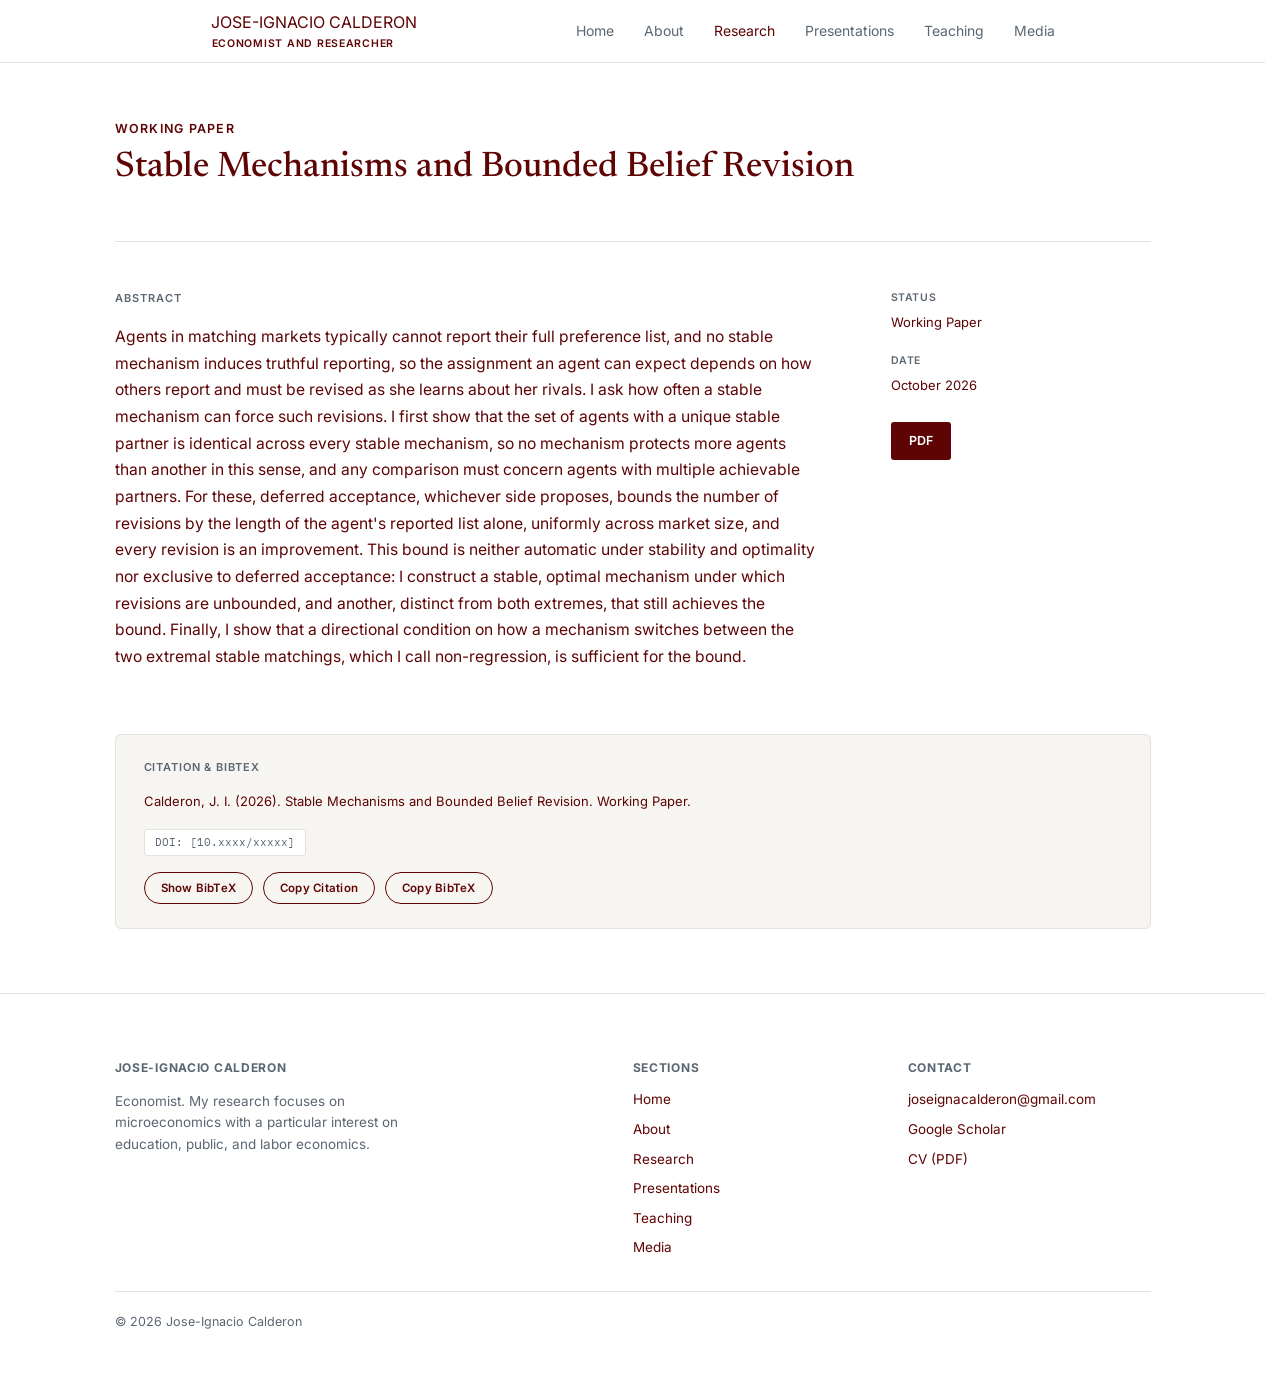
<file: papers/2026/mechanisms-bounded-revisions.html>
<!DOCTYPE html>
<html lang="en">
<head>
<meta charset="UTF-8">
<meta name="viewport" content="width=device-width, initial-scale=1">
<title>Research | Jose-Ignacio Calderon</title>
<link rel="preconnect" href="https://fonts.googleapis.com">
<link href="https://fonts.googleapis.com/css2?family=Newsreader:ital,opsz,wght@0,6..72,400;0,6..72,500;0,6..72,600;1,6..72,400&family=Inter:wght@400;500;600&family=IBM+Plex+Mono:wght@400;500&display=swap" rel="stylesheet">
<link rel="icon" type="image/png" href="../../assets/uchile.png">
<link rel="stylesheet" href="../../styles.css?v=102">
<style>
  .paper-hero{padding:56px 0 40px; border-bottom:1px solid var(--line);}
  .paper-hero .eyebrow{margin-bottom:10px;}
  .paper-hero h1{font-size:clamp(1.6rem, 3vw, 2.2rem); margin:0 0 14px;}
  .paper-badges{display:flex; gap:8px; flex-wrap:wrap;}
  .paper-badge{
    font-size:11px; font-weight:600; text-transform:uppercase; letter-spacing:0.04em;
    color:var(--accent); background:rgba(0,53,107,0.08); padding:3px 9px; border-radius:2px;
  }

  .paper-layout{
    display:grid; grid-template-columns:1fr 260px; gap:56px;
    padding:48px 0;
  }
  @media (max-width:800px){ .paper-layout{grid-template-columns:1fr;} }

  .paper-abstract h2{
    font-size:11px; text-transform:uppercase; letter-spacing:0.1em;
    color:var(--ink-soft); font-weight:600; margin:0 0 16px;
  }
  .paper-abstract p{font-size:0.98rem; line-height:1.7; color:var(--ink); max-width:70ch;}

  .paper-sidebar{font-size:13px;}
  .paper-side-item{margin-bottom:20px;}
  .paper-side-label{
    font-size:10.5px; text-transform:uppercase; letter-spacing:0.06em;
    color:var(--ink-soft); font-weight:600; margin-bottom:5px;
  }
  .paper-side-value{color:var(--ink);}
  .paper-side-value a{color:var(--accent); text-decoration:none;}
  .paper-side-value a:hover{text-decoration:underline;}
  .paper-pdf-btn{
    display:inline-block; margin-top:6px; font-size:12.5px; font-weight:600;
    color:#fff; background:var(--accent); padding:9px 18px; border-radius:3px;
    text-decoration:none;
  }
  .paper-pdf-btn:hover{background:#00264d;}

  .citation-box{
    background:var(--panel); border:1px solid var(--line); border-radius:6px;
    padding:24px 28px; margin-bottom:64px;
  }
  .citation-box h3{
    font-size:11px; text-transform:uppercase; letter-spacing:0.08em;
    color:var(--ink-soft); font-weight:600; margin:0 0 14px;
  }
  .citation-text{font-size:13px; color:var(--ink); line-height:1.6; margin-bottom:16px;}
  .citation-doi{
    display:inline-block; font-family:'IBM Plex Mono', monospace; font-size:11px;
    color:var(--ink-soft); background:#fff; border:1px solid var(--line);
    padding:4px 10px; border-radius:3px; margin-bottom:16px; text-decoration:none;
  }
  .citation-doi:hover{border-color:var(--accent); color:var(--accent);}
  .citation-buttons{display:flex; gap:10px; flex-wrap:wrap;}
  .cite-btn{
    font-family:'Inter', sans-serif; font-size:11.5px; font-weight:600;
    border:1px solid var(--accent); color:var(--accent); background:transparent;
    padding:8px 16px; border-radius:20px; cursor:pointer; letter-spacing:0.02em;
  }
  .cite-btn:hover{background:var(--accent); color:#fff;}
  .cite-btn.copied{border-color:#2e7d32; color:#2e7d32; background:transparent;}

  .bibtex-block{
    display:none; margin-top:16px; background:#fff; border:1px solid var(--line);
    border-radius:4px; padding:14px 16px; font-family:'IBM Plex Mono', monospace;
    font-size:11.5px; color:var(--ink); white-space:pre-wrap; line-height:1.6;
  }
  .bibtex-block.open{display:block;}
</style>
</head>
<body>

<header class="wrapbar" >
  <div class="wrap" style="padding: 10px; padding-left: 120px">
    <div class="brand-name">JOSE-IGNACIO CALDERON</div>
    <div class="brand-subtitle" style="padding-left: 1px;">Economist and Researcher</div>
  </div>
  <button class="nav-toggle" id="nav-toggle" aria-label="Toggle menu">☰</button>
  <nav id="site-nav" class="wrap" style="padding-right: 120px;">
    <a href="../../index.html">Home</a>
    <a href="../../about.html">About</a>
    <a href="../../research.html" class="active">Research</a>
    <a href="../../presentations.html">Presentations</a>
    <a href="../../teaching.html">Teaching</a>
    <a href="../../media.html">Media</a>
  </nav>
</header>

<div class="wrap">
  <div class="paper-hero">
    <div class="eyebrow">Working Paper</div>
    <h1>Stable Mechanisms and Bounded Belief Revision</h1>
  </div>

  <div class="paper-layout">
    <div class="paper-abstract">
      <h2>Abstract</h2>
      <p>
        Agents in matching markets typically cannot report their full preference list, 
        and no stable mechanism induces truthful reporting, so the assignment an agent 
        can expect depends on how others report and must be revised as she learns about 
        her rivals. I ask how often a stable mechanism can force such revisions. I first 
        show that the set of agents with a unique stable partner is identical across every 
        stable mechanism, so no mechanism protects more agents than another in this sense, 
        and any comparison must concern agents with multiple achievable partners. For these, 
        deferred acceptance, whichever side proposes, bounds the number of revisions by the 
        length of the agent's reported list alone, uniformly across market size, and every 
        revision is an improvement. This bound is neither automatic under stability and 
        optimality nor exclusive to deferred acceptance: I construct a stable, optimal 
        mechanism under which revisions are unbounded, and another, distinct from both 
        extremes, that still achieves the bound. Finally, I show that a directional condition 
        on how a mechanism switches between the two extremal stable matchings, which I call 
        non-regression, is sufficient for the bound.
      </p>
    </div>

    <div class="paper-sidebar">
      <div class="paper-side-item">
        <div class="paper-side-label">Status</div>
        <div class="paper-side-value">Working Paper</div>
      </div>
      <div class="paper-side-item">
        <div class="paper-side-label">Date</div>
        <div class="paper-side-value">October 2026</div>
      </div>
      <div class="paper-side-item">
        <a class="paper-pdf-btn" href="https://www.dropbox.com/scl/fi/6eef4ckqpsbvmy3srf4ib/MechanismsBoundedRevision.pdf?rlkey=webdmt21uypf3kg88s0pvybdx&st=iu55xdue&dl=0" target="_blank" rel="noopener noreferrer">PDF</a>
      </div>
    </div>
  </div>

  <div class="citation-box">
    <h3>Citation & BibTeX</h3>
    <div class="citation-text" id="citation-text">
      Calderon, J. I. (2026). Stable Mechanisms and Bounded Belief Revision. Working Paper.
    </div>
    <a class="citation-doi" href="#">DOI: [10.xxxx/xxxxx]</a>
    <div class="citation-buttons">
      <button class="cite-btn" id="toggle-bibtex">Show BibTeX</button>
      <button class="cite-btn" id="copy-citation">Copy Citation</button>
      <button class="cite-btn" id="copy-bibtex">Copy BibTeX</button>
    </div>
    <pre class="bibtex-block" id="bibtex-block">@unpublished{Calderon2026MechanismsBounded,
  title={Stable Mechanisms and Bounded Belief Revision},
  author={Calderon, Jose-Ignacio},
  year={2026},
  note={Working Paper}
}</pre>
  </div>
</div>

<footer>
  <div class="wrap">
    <div class="footer-grid">
      <div>
        <h4>Jose-Ignacio Calderon</h4>
        <p style="font-size:13.5px; color:var(--ink-soft); max-width:36ch;">
          Economist. My research focuses on microeconomics with a particular interest on education, public, and labor economics.
        </p>
      </div>
      <div>
        <h4>Sections</h4>
        <ul>
          <li><a href="../../index.html">Home</a></li>
          <li><a href="../../about.html">About</a></li>
          <li><a href="../../research.html">Research</a></li>
          <li><a href="../../presentations.html">Presentations</a></li>
          <li><a href="../../teaching.html">Teaching</a></li>
          <li><a href="../../media.html">Media</a></li>
        </ul>
      </div>
      <div>
        <h4>Contact</h4>
        <ul>
          <li><a href="mailto:joseignacalderon@gmail.com">joseignacalderon@gmail.com</a></li>
          <li><a href="https://scholar.google.com/citations?user=qUJrlXQAAAAJ&hl=en" target="_blank" rel="noopener noreferrer">Google Scholar</a></li>
          <li><a href="https://www.dropbox.com/scl/fi/8gcd1ia27gvtngcjf6j5j/CurriculumVitae_JICalderon.pdf?rlkey=m1ingiaoov976cdleeq0jbehe&st=hp75700h&dl=0" target="_blank" rel="noopener noreferrer">CV (PDF)</a></li>
        </ul>
      </div>
    </div>
    <div class="footer-bottom">© 2026 Jose-Ignacio Calderon</div>
  </div>
</footer>

<script>
  const toggleBtn = document.getElementById('toggle-bibtex');
  const bibtexBlock = document.getElementById('bibtex-block');
  toggleBtn.addEventListener('click', () => {
    const isOpen = bibtexBlock.classList.toggle('open');
    toggleBtn.textContent = isOpen ? 'Hide BibTeX' : 'Show BibTeX';
  });

  function flashCopied(btn){
    const original = btn.textContent;
    btn.textContent = 'Copied!';
    btn.classList.add('copied');
    setTimeout(() => {
      btn.textContent = original;
      btn.classList.remove('copied');
    }, 1500);
  }

  document.getElementById('copy-citation').addEventListener('click', (e) => {
    const text = document.getElementById('citation-text').textContent.trim();
    navigator.clipboard.writeText(text).then(() => flashCopied(e.target));
  });

  document.getElementById('copy-bibtex').addEventListener('click', (e) => {
    const text = document.getElementById('bibtex-block').textContent.trim();
    navigator.clipboard.writeText(text).then(() => flashCopied(e.target));
  });
</script>

</body>
</html>

<script>
  const navToggle = document.getElementById('nav-toggle');
  const siteNav = document.getElementById('site-nav');
  navToggle.addEventListener('click', () => siteNav.classList.toggle('open'));
  siteNav.querySelectorAll('a').forEach(link =>
    link.addEventListener('click', () => siteNav.classList.remove('open'))
  );
</script>
</file>
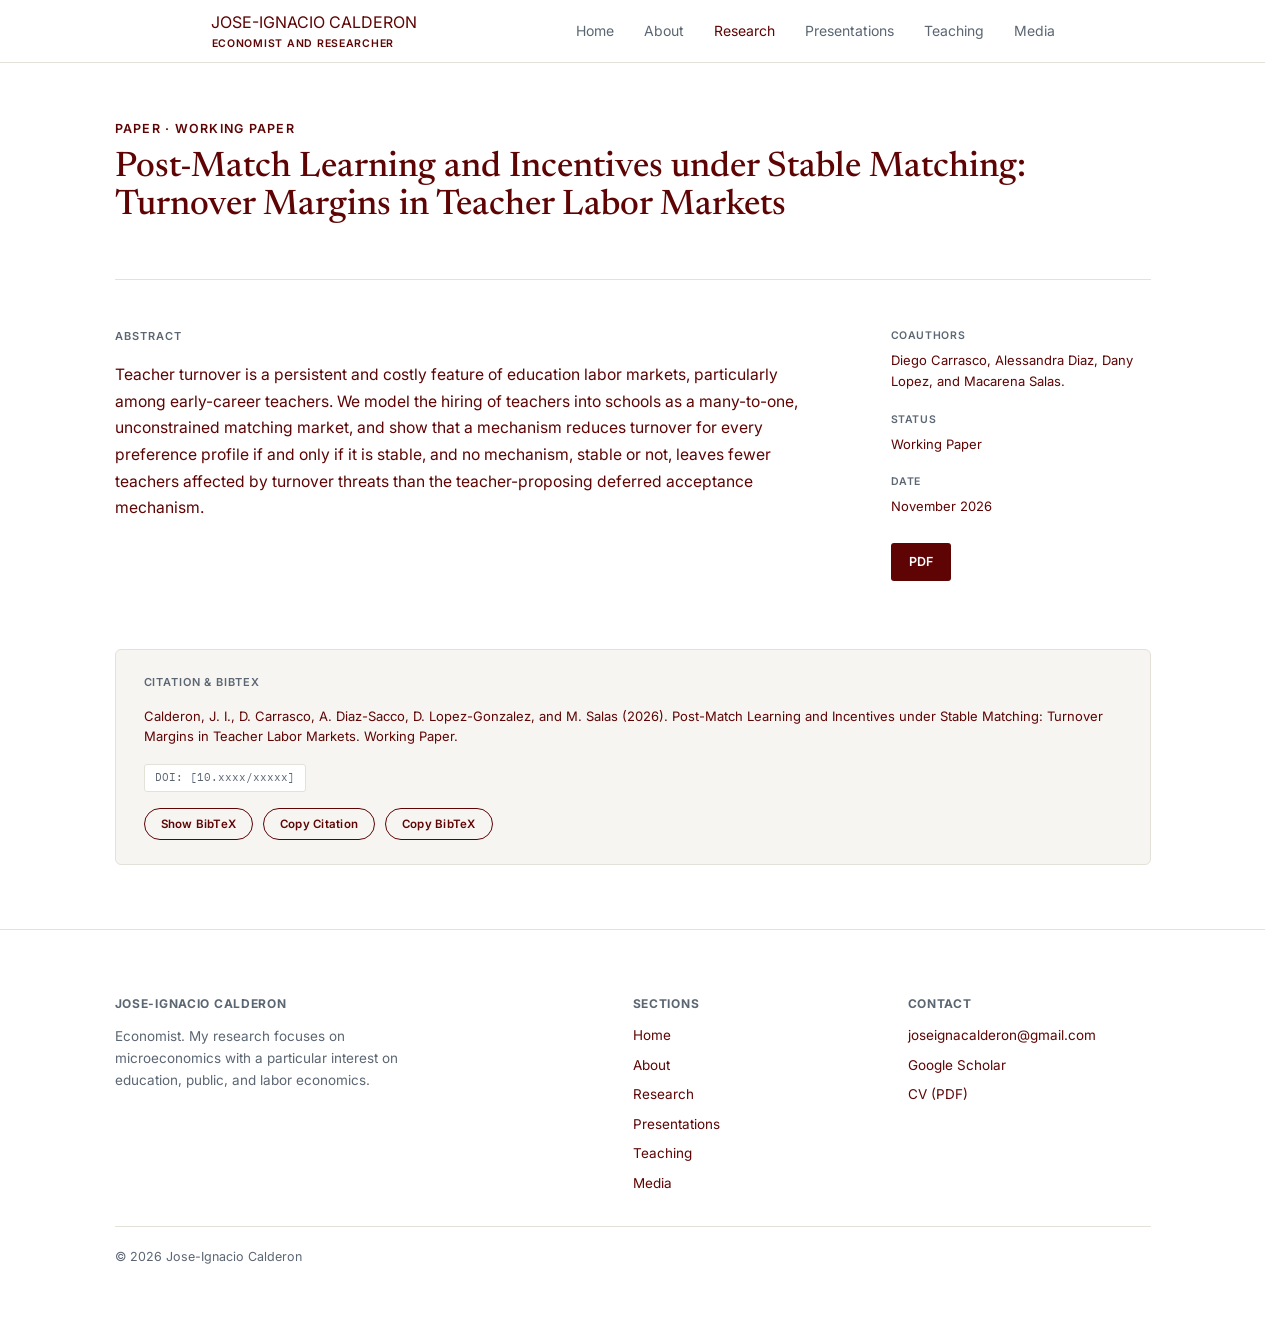
<file: papers/2026/postmatch-learning-turnover.html>
<!DOCTYPE html>
<html lang="en">
<head>
<meta charset="UTF-8">
<meta name="viewport" content="width=device-width, initial-scale=1">
<title>Research | Jose-Ignacio Calderon</title>
<link rel="preconnect" href="https://fonts.googleapis.com">
<link href="https://fonts.googleapis.com/css2?family=Newsreader:ital,opsz,wght@0,6..72,400;0,6..72,500;0,6..72,600;1,6..72,400&family=Inter:wght@400;500;600&family=IBM+Plex+Mono:wght@400;500&display=swap" rel="stylesheet">
<link rel="icon" type="image/png" href="../../assets/uchile.png">
<link rel="stylesheet" href="../../styles.css?v=101">
<style>
  .paper-hero{padding:56px 0 40px; border-bottom:1px solid var(--line);}
  .paper-hero .eyebrow{margin-bottom:10px;}
  .paper-hero h1{font-size:clamp(1.6rem, 3vw, 2.2rem); margin:0 0 14px;}
  .paper-badges{display:flex; gap:8px; flex-wrap:wrap;}
  .paper-badge{
    font-size:11px; font-weight:600; text-transform:uppercase; letter-spacing:0.04em;
    color:var(--accent); background:rgba(0,53,107,0.08); padding:3px 9px; border-radius:2px;
  }

  .paper-layout{
    display:grid; grid-template-columns:1fr 260px; gap:56px;
    padding:48px 0;
  }
  @media (max-width:800px){ .paper-layout{grid-template-columns:1fr;} }

  .paper-abstract h2{
    font-size:11px; text-transform:uppercase; letter-spacing:0.1em;
    color:var(--ink-soft); font-weight:600; margin:0 0 16px;
  }
  .paper-abstract p{font-size:0.98rem; line-height:1.7; color:var(--ink); max-width:70ch;}

  .paper-sidebar{font-size:13px;}
  .paper-side-item{margin-bottom:20px;}
  .paper-side-label{
    font-size:10.5px; text-transform:uppercase; letter-spacing:0.06em;
    color:var(--ink-soft); font-weight:600; margin-bottom:5px;
  }
  .paper-side-value{color:var(--ink);}
  .paper-side-value a{color:var(--accent); text-decoration:none;}
  .paper-side-value a:hover{text-decoration:underline;}
  .paper-pdf-btn{
    display:inline-block; margin-top:6px; font-size:12.5px; font-weight:600;
    color:#fff; background:var(--accent); padding:9px 18px; border-radius:3px;
    text-decoration:none;
  }
  .paper-pdf-btn:hover{background:#00264d;}

  .citation-box{
    background:var(--panel); border:1px solid var(--line); border-radius:6px;
    padding:24px 28px; margin-bottom:64px;
  }
  .citation-box h3{
    font-size:11px; text-transform:uppercase; letter-spacing:0.08em;
    color:var(--ink-soft); font-weight:600; margin:0 0 14px;
  }
  .citation-text{font-size:13px; color:var(--ink); line-height:1.6; margin-bottom:16px;}
  .citation-doi{
    display:inline-block; font-family:'IBM Plex Mono', monospace; font-size:11px;
    color:var(--ink-soft); background:#fff; border:1px solid var(--line);
    padding:4px 10px; border-radius:3px; margin-bottom:16px; text-decoration:none;
  }
  .citation-doi:hover{border-color:var(--accent); color:var(--accent);}
  .citation-buttons{display:flex; gap:10px; flex-wrap:wrap;}
  .cite-btn{
    font-family:'Inter', sans-serif; font-size:11.5px; font-weight:600;
    border:1px solid var(--accent); color:var(--accent); background:transparent;
    padding:8px 16px; border-radius:20px; cursor:pointer; letter-spacing:0.02em;
  }
  .cite-btn:hover{background:var(--accent); color:#fff;}
  .cite-btn.copied{border-color:#2e7d32; color:#2e7d32; background:transparent;}

  .bibtex-block{
    display:none; margin-top:16px; background:#fff; border:1px solid var(--line);
    border-radius:4px; padding:14px 16px; font-family:'IBM Plex Mono', monospace;
    font-size:11.5px; color:var(--ink); white-space:pre-wrap; line-height:1.6;
  }
  .bibtex-block.open{display:block;}
</style>
</head>
<body>

<header class="wrapbar" >
  <div class="wrap" style="padding: 10px; padding-left: 120px">
    <div class="brand-name">JOSE-IGNACIO CALDERON</div>
    <div class="brand-subtitle" style="padding-left: 1px;">Economist and Researcher</div>
  </div>
  <button class="nav-toggle" id="nav-toggle" aria-label="Toggle menu">☰</button>
  <nav id="site-nav" class="wrap" style="padding-right: 120px;">
    <a href="../../index.html">Home</a>
    <a href="../../about.html">About</a>
    <a href="../../research.html" class="active">Research</a>
    <a href="../../presentations.html">Presentations</a>
    <a href="../../teaching.html">Teaching</a>
    <a href="../../media.html">Media</a>
  </nav>
</header>

<div class="wrap">
  <div class="paper-hero">
    <div class="eyebrow">Paper<span> &middot; </span>Working Paper</div>
    <h1>Post-Match Learning and Incentives under Stable Matching: Turnover Margins in Teacher Labor Markets</h1>
  </div>

  <div class="paper-layout">
    <div class="paper-abstract">
      <h2>Abstract</h2>
      <p>
        Teacher turnover is a persistent and costly feature of
         education labor markets, particularly among early-career 
         teachers. We model the hiring of teachers into schools 
         as a many-to-one, unconstrained matching market, and 
         show that a mechanism reduces turnover for every 
         preference profile if and only if it is stable, and no 
         mechanism, stable or not, leaves fewer teachers affected 
         by turnover threats than the teacher-proposing deferred 
         acceptance mechanism.
      </p>
    </div>

    <div class="paper-sidebar">
      <div class="paper-side-item">
        <div class="paper-side-label">Coauthors</div>
        <div class="paper-side-value"><a href="https://scholar.google.com/citations?user=kXhezZ8AAAAJ&hl=en" target="_blank" rel="noopener noreferrer">Diego Carrasco</a>, <a href="https://orcid.org/0000-0002-6380-6971" target="_blank" rel="noopener noreferrer">Alessandra Diaz</a>, <a href="https://scholar.google.com/citations?user=ZzVokTgAAAAJ&hl=es" target="_blank" rel="noopener noreferrer">Dany Lopez</a>, and <a href="https://scholar.google.com/citations?user=IMIRDkQAAAAJ&hl=es" target="_blank" rel="noopener noreferrer">Macarena Salas</a>.</div>
      </div>
      <div class="paper-side-item">
        <div class="paper-side-label">Status</div>
        <div class="paper-side-value">Working Paper</div>
      </div>
      <div class="paper-side-item">
        <div class="paper-side-label">Date</div>
        <div class="paper-side-value">November 2026</div>
      </div>
      <div class="paper-side-item">
        <a class="paper-pdf-btn" href="#" target="_blank" rel="noopener noreferrer">PDF</a>
      </div>
    </div>
  </div>

  <div class="citation-box">
    <h3>Citation & BibTeX</h3>
    <div class="citation-text" id="citation-text">
      Calderon, J. I., D. Carrasco, A. Diaz-Sacco, D. Lopez-Gonzalez, and M. Salas (2026). Post-Match Learning and Incentives under Stable Matching: Turnover Margins in Teacher Labor Markets. Working Paper.
    </div>
    <a class="citation-doi" href="#">DOI: [10.xxxx/xxxxx]</a>
    <div class="citation-buttons">
      <button class="cite-btn" id="toggle-bibtex">Show BibTeX</button>
      <button class="cite-btn" id="copy-citation">Copy Citation</button>
      <button class="cite-btn" id="copy-bibtex">Copy BibTeX</button>
    </div>
    <pre class="bibtex-block" id="bibtex-block">@unpublished{Calderon2026PostMatchLearningTurnover,
  title={Post-Match Learning and Incentives under Stable Matching: Turnover Margins in Teacher Labor Markets},
  author={Calderon, Jose-Ignacio and Carrasco, Diego and Diaz-Sacco, Alessandra and Lopez-Gonzalez, Dany and Salas, Macarena},
  year={2026},
  note={Working paper}
}</pre>
  </div>
</div>

<footer>
  <div class="wrap">
    <div class="footer-grid">
      <div>
        <h4>Jose-Ignacio Calderon</h4>
        <p style="font-size:13.5px; color:var(--ink-soft); max-width:36ch;">
          Economist. My research focuses on microeconomics with a particular interest on education, public, and labor economics.
        </p>
      </div>
      <div>
        <h4>Sections</h4>
        <ul>
          <li><a href="../../index.html">Home</a></li>
          <li><a href="../../about.html">About</a></li>
          <li><a href="../../research.html">Research</a></li>
          <li><a href="../../presentations.html">Presentations</a></li>
          <li><a href="../../teaching.html">Teaching</a></li>
          <li><a href="../../media.html">Media</a></li>
        </ul>
      </div>
      <div>
        <h4>Contact</h4>
        <ul>
          <li><a href="mailto:joseignacalderon@gmail.com">joseignacalderon@gmail.com</a></li>
          <li><a href="https://scholar.google.com/citations?user=qUJrlXQAAAAJ&hl=en" target="_blank" rel="noopener noreferrer">Google Scholar</a></li>
          <li><a href="https://www.dropbox.com/scl/fi/8gcd1ia27gvtngcjf6j5j/CurriculumVitae_JICalderon.pdf?rlkey=m1ingiaoov976cdleeq0jbehe&st=hp75700h&dl=0" target="_blank" rel="noopener noreferrer">CV (PDF)</a></li>
        </ul>
      </div>
    </div>
    <div class="footer-bottom">© 2026 Jose-Ignacio Calderon</div>
  </div>
</footer>

<script>
  const toggleBtn = document.getElementById('toggle-bibtex');
  const bibtexBlock = document.getElementById('bibtex-block');
  toggleBtn.addEventListener('click', () => {
    const isOpen = bibtexBlock.classList.toggle('open');
    toggleBtn.textContent = isOpen ? 'Hide BibTeX' : 'Show BibTeX';
  });

  function flashCopied(btn){
    const original = btn.textContent;
    btn.textContent = 'Copied!';
    btn.classList.add('copied');
    setTimeout(() => {
      btn.textContent = original;
      btn.classList.remove('copied');
    }, 1500);
  }

  document.getElementById('copy-citation').addEventListener('click', (e) => {
    const text = document.getElementById('citation-text').textContent.trim();
    navigator.clipboard.writeText(text).then(() => flashCopied(e.target));
  });

  document.getElementById('copy-bibtex').addEventListener('click', (e) => {
    const text = document.getElementById('bibtex-block').textContent.trim();
    navigator.clipboard.writeText(text).then(() => flashCopied(e.target));
  });
</script>

</body>
</html>

<script>
  const navToggle = document.getElementById('nav-toggle');
  const siteNav = document.getElementById('site-nav');
  navToggle.addEventListener('click', () => siteNav.classList.toggle('open'));
  siteNav.querySelectorAll('a').forEach(link =>
    link.addEventListener('click', () => siteNav.classList.remove('open'))
  );
</script>
</file>
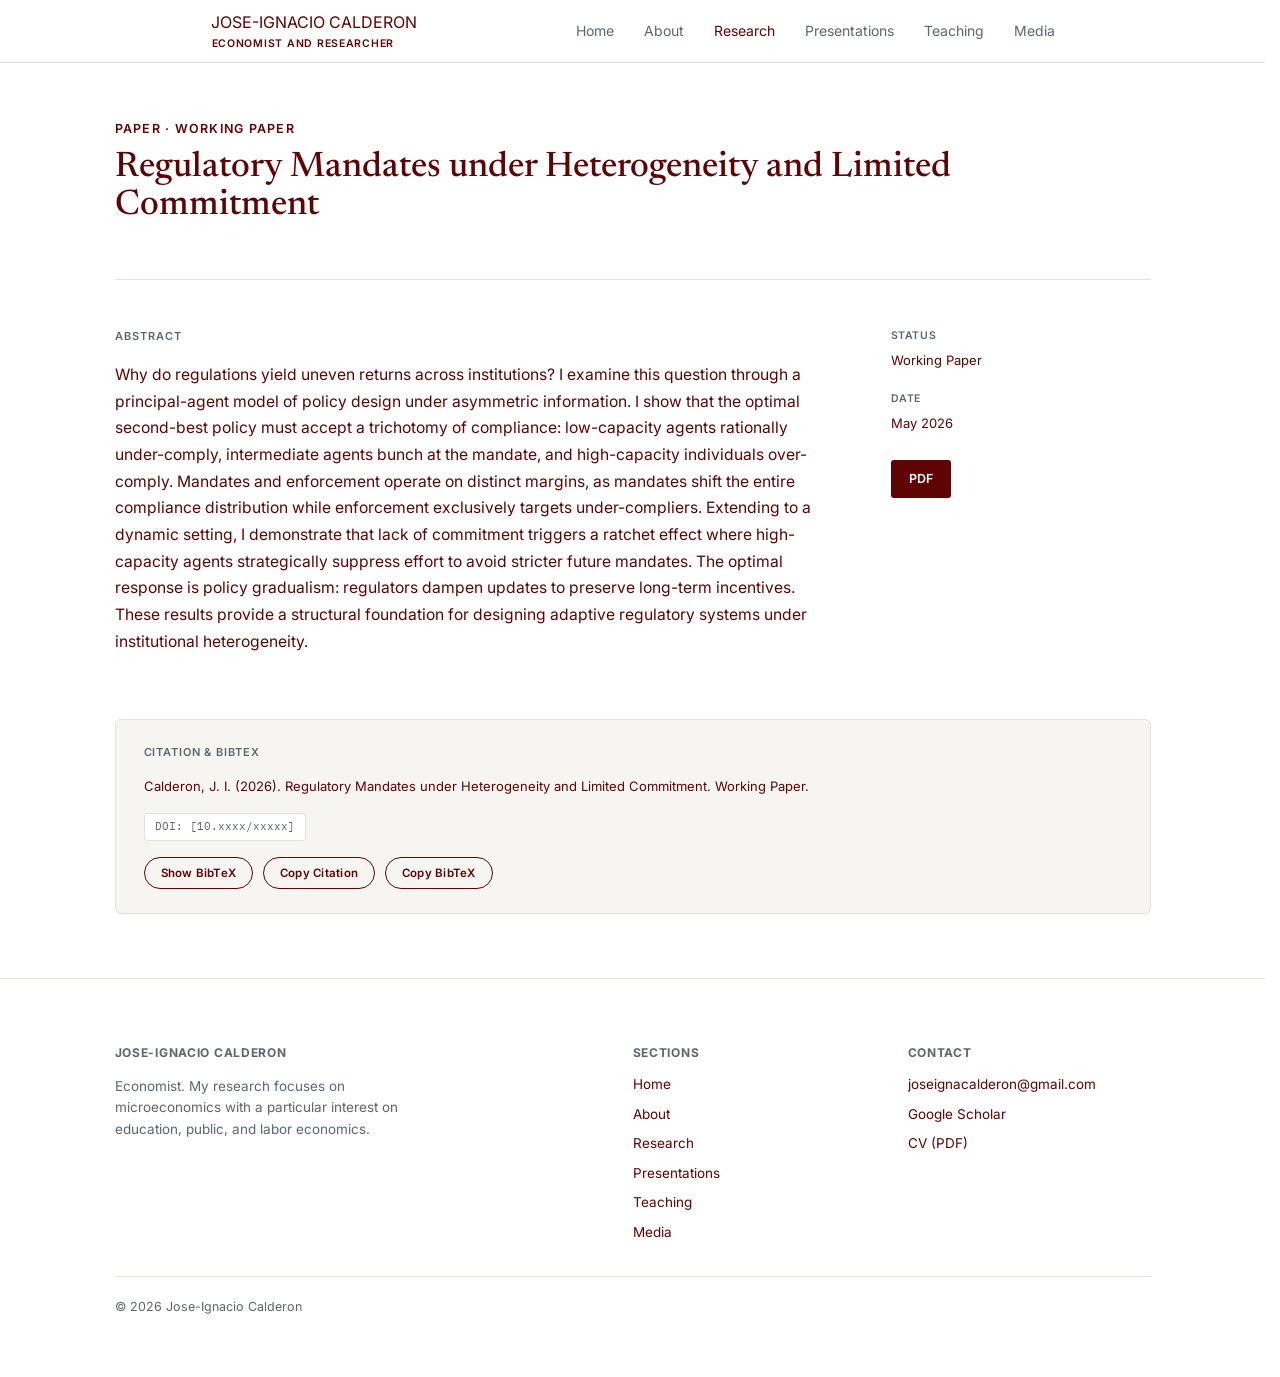
<file: papers/2026/regulations-heterogeneity-commitment.html>
<!DOCTYPE html>
<html lang="en">
<head>
<meta charset="UTF-8">
<meta name="viewport" content="width=device-width, initial-scale=1">
<title>Research | Jose-Ignacio Calderon</title>
<link rel="preconnect" href="https://fonts.googleapis.com">
<link href="https://fonts.googleapis.com/css2?family=Newsreader:ital,opsz,wght@0,6..72,400;0,6..72,500;0,6..72,600;1,6..72,400&family=Inter:wght@400;500;600&family=IBM+Plex+Mono:wght@400;500&display=swap" rel="stylesheet">
<link rel="icon" type="image/png" href="../../assets/uchile.png">
<link rel="stylesheet" href="../../styles.css?v=100">
<style>
  .paper-hero{padding:56px 0 40px; border-bottom:1px solid var(--line);}
  .paper-hero .eyebrow{margin-bottom:10px;}
  .paper-hero h1{font-size:clamp(1.6rem, 3vw, 2.2rem); margin:0 0 14px;}
  .paper-badges{display:flex; gap:8px; flex-wrap:wrap;}
  .paper-badge{
    font-size:11px; font-weight:600; text-transform:uppercase; letter-spacing:0.04em;
    color:var(--accent); background:rgba(0,53,107,0.08); padding:3px 9px; border-radius:2px;
  }

  .paper-layout{
    display:grid; grid-template-columns:1fr 260px; gap:56px;
    padding:48px 0;
  }
  @media (max-width:800px){ .paper-layout{grid-template-columns:1fr;} }

  .paper-abstract h2{
    font-size:11px; text-transform:uppercase; letter-spacing:0.1em;
    color:var(--ink-soft); font-weight:600; margin:0 0 16px;
  }
  .paper-abstract p{font-size:0.98rem; line-height:1.7; color:var(--ink); max-width:70ch;}

  .paper-sidebar{font-size:13px;}
  .paper-side-item{margin-bottom:20px;}
  .paper-side-label{
    font-size:10.5px; text-transform:uppercase; letter-spacing:0.06em;
    color:var(--ink-soft); font-weight:600; margin-bottom:5px;
  }
  .paper-side-value{color:var(--ink);}
  .paper-side-value a{color:var(--accent); text-decoration:none;}
  .paper-side-value a:hover{text-decoration:underline;}
  .paper-pdf-btn{
    display:inline-block; margin-top:6px; font-size:12.5px; font-weight:600;
    color:#fff; background:var(--accent); padding:9px 18px; border-radius:3px;
    text-decoration:none;
  }
  .paper-pdf-btn:hover{background:#00264d;}

  .citation-box{
    background:var(--panel); border:1px solid var(--line); border-radius:6px;
    padding:24px 28px; margin-bottom:64px;
  }
  .citation-box h3{
    font-size:11px; text-transform:uppercase; letter-spacing:0.08em;
    color:var(--ink-soft); font-weight:600; margin:0 0 14px;
  }
  .citation-text{font-size:13px; color:var(--ink); line-height:1.6; margin-bottom:16px;}
  .citation-doi{
    display:inline-block; font-family:'IBM Plex Mono', monospace; font-size:11px;
    color:var(--ink-soft); background:#fff; border:1px solid var(--line);
    padding:4px 10px; border-radius:3px; margin-bottom:16px; text-decoration:none;
  }
  .citation-doi:hover{border-color:var(--accent); color:var(--accent);}
  .citation-buttons{display:flex; gap:10px; flex-wrap:wrap;}
  .cite-btn{
    font-family:'Inter', sans-serif; font-size:11.5px; font-weight:600;
    border:1px solid var(--accent); color:var(--accent); background:transparent;
    padding:8px 16px; border-radius:20px; cursor:pointer; letter-spacing:0.02em;
  }
  .cite-btn:hover{background:var(--accent); color:#fff;}
  .cite-btn.copied{border-color:#2e7d32; color:#2e7d32; background:transparent;}

  .bibtex-block{
    display:none; margin-top:16px; background:#fff; border:1px solid var(--line);
    border-radius:4px; padding:14px 16px; font-family:'IBM Plex Mono', monospace;
    font-size:11.5px; color:var(--ink); white-space:pre-wrap; line-height:1.6;
  }
  .bibtex-block.open{display:block;}
</style>
</head>
<body>

<header class="wrapbar" >
  <div class="wrap" style="padding: 10px; padding-left: 120px">
    <div class="brand-name">JOSE-IGNACIO CALDERON</div>
    <div class="brand-subtitle" style="padding-left: 1px;">Economist and Researcher</div>
  </div>
  <button class="nav-toggle" id="nav-toggle" aria-label="Toggle menu">☰</button>
  <nav id="site-nav" class="wrap" style="padding-right: 120px;">
    <a href="../../index.html">Home</a>
    <a href="../../about.html">About</a>
    <a href="../../research.html" class="active">Research</a>
    <a href="../../presentations.html">Presentations</a>
    <a href="../../teaching.html">Teaching</a>
    <a href="../../media.html">Media</a>
  </nav>
</header>

<div class="wrap">
  <div class="paper-hero">
    <div class="eyebrow">Paper<span> &middot; </span>Working Paper</div>
    <h1>Regulatory Mandates under Heterogeneity and Limited Commitment</h1>
  </div>

  <div class="paper-layout">
    <div class="paper-abstract">
      <h2>Abstract</h2>
      <p>
        Why do regulations yield uneven returns across institutions? 
        I examine this question through a principal-agent model of 
        policy design under asymmetric information. I show that the 
        optimal second-best policy must accept a trichotomy of compliance: 
        low-capacity agents rationally under-comply, intermediate agents 
        bunch at the mandate, and high-capacity individuals over-comply. 
        Mandates and enforcement operate on distinct margins, as mandates 
        shift the entire compliance distribution while enforcement 
        exclusively targets under-compliers. Extending to a dynamic 
        setting, I demonstrate that lack of commitment triggers a ratchet 
        effect where high-capacity agents strategically suppress effort to 
        avoid stricter future mandates. The optimal response is policy 
        gradualism: regulators dampen updates to preserve long-term incentives. 
        These results provide a structural foundation for designing adaptive 
        regulatory systems under institutional heterogeneity.
      </p>
    </div>

    <div class="paper-sidebar">
      <div class="paper-side-item">
        <div class="paper-side-label">Status</div>
        <div class="paper-side-value">Working Paper</div>
      </div>
      <div class="paper-side-item">
        <div class="paper-side-label">Date</div>
        <div class="paper-side-value">May 2026</div>
      </div>
      <div class="paper-side-item">
        <a class="paper-pdf-btn" href="https://www.dropbox.com/scl/fi/7j387v5msrjo24lrp691y/SchoolEffort_PolicyCompliance.pdf?rlkey=7e64dhvvsab15imf45lxby1yy&st=m9cwvg9y&dl=0" target="_blank" rel="noopener noreferrer">PDF</a>
      </div>
    </div>
  </div>

  <div class="citation-box">
    <h3>Citation & BibTeX</h3>
    <div class="citation-text" id="citation-text">
      Calderon, J. I. (2026). Regulatory Mandates under Heterogeneity and Limited Commitment. Working Paper.
    </div>
    <a class="citation-doi" href="#">DOI: [10.xxxx/xxxxx]</a>
    <div class="citation-buttons">
      <button class="cite-btn" id="toggle-bibtex">Show BibTeX</button>
      <button class="cite-btn" id="copy-citation">Copy Citation</button>
      <button class="cite-btn" id="copy-bibtex">Copy BibTeX</button>
    </div>
    <pre class="bibtex-block" id="bibtex-block">@unpublished{Calderon2026RegulationsCommitment,
  title={Regulatory Mandates under Heterogeneity and Limited Commitment},
  author={Calderon, Jose-Ignacio},
  year={2026},
  note={Working paper}
}</pre>
  </div>
</div>

<footer>
  <div class="wrap">
    <div class="footer-grid">
      <div>
        <h4>Jose-Ignacio Calderon</h4>
        <p style="font-size:13.5px; color:var(--ink-soft); max-width:36ch;">
          Economist. My research focuses on microeconomics with a particular interest on education, public, and labor economics.
        </p>
      </div>
      <div>
        <h4>Sections</h4>
        <ul>
          <li><a href="../../index.html">Home</a></li>
          <li><a href="../../about.html">About</a></li>
          <li><a href="../../research.html">Research</a></li>
          <li><a href="../../presentations.html">Presentations</a></li>
          <li><a href="../../teaching.html">Teaching</a></li>
          <li><a href="../../media.html">Media</a></li>
        </ul>
      </div>
      <div>
        <h4>Contact</h4>
        <ul>
          <li><a href="mailto:joseignacalderon@gmail.com">joseignacalderon@gmail.com</a></li>
          <li><a href="https://scholar.google.com/citations?user=qUJrlXQAAAAJ&hl=en" target="_blank" rel="noopener noreferrer">Google Scholar</a></li>
          <li><a href="https://www.dropbox.com/scl/fi/8gcd1ia27gvtngcjf6j5j/CurriculumVitae_JICalderon.pdf?rlkey=m1ingiaoov976cdleeq0jbehe&st=hp75700h&dl=0" target="_blank" rel="noopener noreferrer">CV (PDF)</a></li>
        </ul>
      </div>
    </div>
    <div class="footer-bottom">© 2026 Jose-Ignacio Calderon</div>
  </div>
</footer>

<script>
  const toggleBtn = document.getElementById('toggle-bibtex');
  const bibtexBlock = document.getElementById('bibtex-block');
  toggleBtn.addEventListener('click', () => {
    const isOpen = bibtexBlock.classList.toggle('open');
    toggleBtn.textContent = isOpen ? 'Hide BibTeX' : 'Show BibTeX';
  });

  function flashCopied(btn){
    const original = btn.textContent;
    btn.textContent = 'Copied!';
    btn.classList.add('copied');
    setTimeout(() => {
      btn.textContent = original;
      btn.classList.remove('copied');
    }, 1500);
  }

  document.getElementById('copy-citation').addEventListener('click', (e) => {
    const text = document.getElementById('citation-text').textContent.trim();
    navigator.clipboard.writeText(text).then(() => flashCopied(e.target));
  });

  document.getElementById('copy-bibtex').addEventListener('click', (e) => {
    const text = document.getElementById('bibtex-block').textContent.trim();
    navigator.clipboard.writeText(text).then(() => flashCopied(e.target));
  });
</script>

</body>
</html>

<script>
  const navToggle = document.getElementById('nav-toggle');
  const siteNav = document.getElementById('site-nav');
  navToggle.addEventListener('click', () => siteNav.classList.toggle('open'));
  siteNav.querySelectorAll('a').forEach(link =>
    link.addEventListener('click', () => siteNav.classList.remove('open'))
  );
</script>
</file>
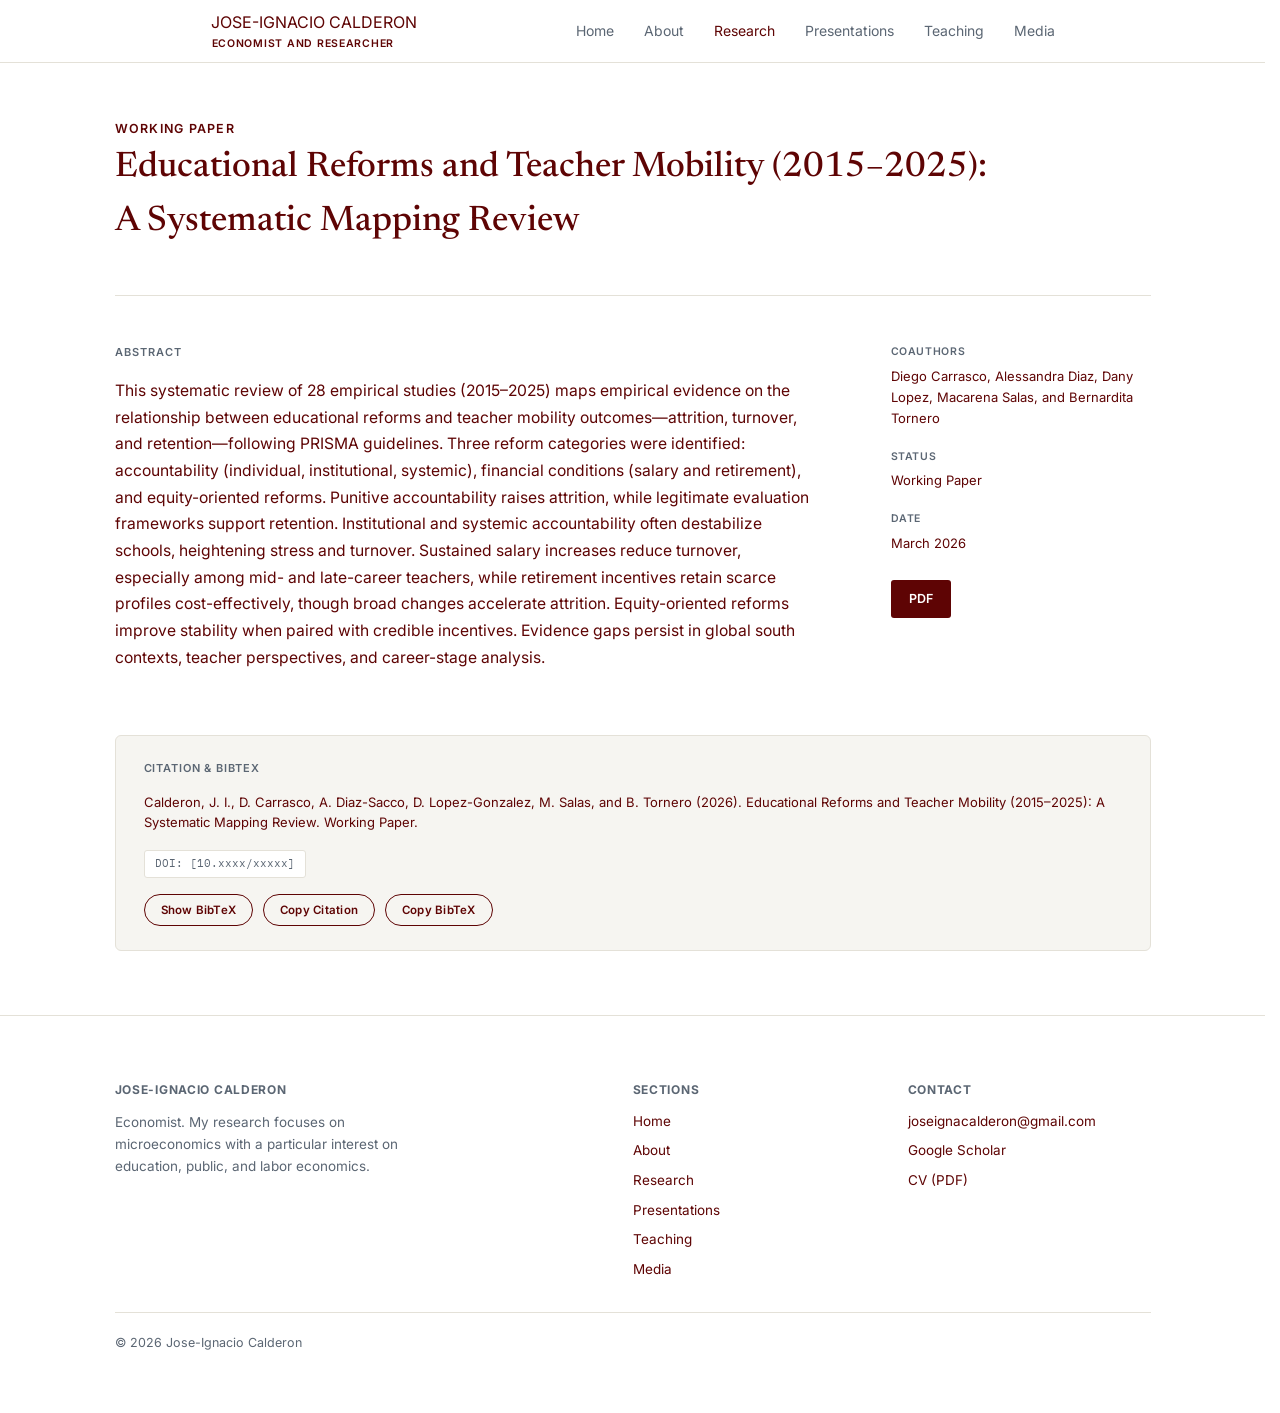
<file: papers/2026/turnover-mapping.html>
<!DOCTYPE html>
<html lang="en">
<head>
<meta charset="UTF-8">
<meta name="viewport" content="width=device-width, initial-scale=1">
<title>Research | Jose-Ignacio Calderon</title>
<link rel="preconnect" href="https://fonts.googleapis.com">
<link href="https://fonts.googleapis.com/css2?family=Newsreader:ital,opsz,wght@0,6..72,400;0,6..72,500;0,6..72,600;1,6..72,400&family=Inter:wght@400;500;600&family=IBM+Plex+Mono:wght@400;500&display=swap" rel="stylesheet">
<link rel="icon" type="image/png" href="../../assets/uchile.png">
<link rel="stylesheet" href="../../styles.css?v=100">
<style>
  .paper-hero{padding:56px 0 40px; border-bottom:1px solid var(--line);}
  .paper-hero .eyebrow{margin-bottom:10px;}
  .paper-hero h1{font-size:clamp(1.6rem, 3vw, 2.2rem); margin:0 0 14px;}
  .paper-badges{display:flex; gap:8px; flex-wrap:wrap;}
  .paper-badge{
    font-size:11px; font-weight:600; text-transform:uppercase; letter-spacing:0.04em;
    color:var(--accent); background:rgba(0,53,107,0.08); padding:3px 9px; border-radius:2px;
  }

  .paper-layout{
    display:grid; grid-template-columns:1fr 260px; gap:56px;
    padding:48px 0;
  }
  @media (max-width:800px){ .paper-layout{grid-template-columns:1fr;} }

  .paper-abstract h2{
    font-size:11px; text-transform:uppercase; letter-spacing:0.1em;
    color:var(--ink-soft); font-weight:600; margin:0 0 16px;
  }
  .paper-abstract p{font-size:0.98rem; line-height:1.7; color:var(--ink); max-width:70ch;}

  .paper-sidebar{font-size:13px;}
  .paper-side-item{margin-bottom:20px;}
  .paper-side-label{
    font-size:10.5px; text-transform:uppercase; letter-spacing:0.06em;
    color:var(--ink-soft); font-weight:600; margin-bottom:5px;
  }
  .paper-side-value{color:var(--ink);}
  .paper-side-value a{color:var(--accent); text-decoration:none;}
  .paper-side-value a:hover{text-decoration:underline;}
  .paper-pdf-btn{
    display:inline-block; margin-top:6px; font-size:12.5px; font-weight:600;
    color:#fff; background:var(--accent); padding:9px 18px; border-radius:3px;
    text-decoration:none;
  }
  .paper-pdf-btn:hover{background:#00264d;}

  .citation-box{
    background:var(--panel); border:1px solid var(--line); border-radius:6px;
    padding:24px 28px; margin-bottom:64px;
  }
  .citation-box h3{
    font-size:11px; text-transform:uppercase; letter-spacing:0.08em;
    color:var(--ink-soft); font-weight:600; margin:0 0 14px;
  }
  .citation-text{font-size:13px; color:var(--ink); line-height:1.6; margin-bottom:16px;}
  .citation-doi{
    display:inline-block; font-family:'IBM Plex Mono', monospace; font-size:11px;
    color:var(--ink-soft); background:#fff; border:1px solid var(--line);
    padding:4px 10px; border-radius:3px; margin-bottom:16px; text-decoration:none;
  }
  .citation-doi:hover{border-color:var(--accent); color:var(--accent);}
  .citation-buttons{display:flex; gap:10px; flex-wrap:wrap;}
  .cite-btn{
    font-family:'Inter', sans-serif; font-size:11.5px; font-weight:600;
    border:1px solid var(--accent); color:var(--accent); background:transparent;
    padding:8px 16px; border-radius:20px; cursor:pointer; letter-spacing:0.02em;
  }
  .cite-btn:hover{background:var(--accent); color:#fff;}
  .cite-btn.copied{border-color:#2e7d32; color:#2e7d32; background:transparent;}

  .bibtex-block{
    display:none; margin-top:16px; background:#fff; border:1px solid var(--line);
    border-radius:4px; padding:14px 16px; font-family:'IBM Plex Mono', monospace;
    font-size:11.5px; color:var(--ink); white-space:pre-wrap; line-height:1.6;
  }
  .bibtex-block.open{display:block;}
</style>
</head>
<body>

<header class="wrapbar" >
  <div class="wrap" style="padding: 10px; padding-left: 120px">
    <div class="brand-name">JOSE-IGNACIO CALDERON</div>
    <div class="brand-subtitle" style="padding-left: 1px;">Economist and Researcher</div>
  </div>
  <button class="nav-toggle" id="nav-toggle" aria-label="Toggle menu">☰</button>
  <nav id="site-nav" class="wrap" style="padding-right: 120px;">
    <a href="../../index.html">Home</a>
    <a href="../../about.html">About</a>
    <a href="../../research.html" class="active">Research</a>
    <a href="../../presentations.html">Presentations</a>
    <a href="../../teaching.html">Teaching</a>
    <a href="../../media.html">Media</a>
  </nav>
</header>

<div class="wrap">
  <div class="paper-hero">
    <div class="eyebrow">Working Paper</div>
    <h1>Educational Reforms and Teacher Mobility (2015–2025):<div style="height:16px;"></div>A Systematic Mapping Review</h1>
  </div>

  <div class="paper-layout">
    <div class="paper-abstract">
      <h2>Abstract</h2>
      <p>
        This systematic review of 28 empirical studies (2015–2025) maps empirical evidence 
        on the relationship between educational reforms and teacher mobility outcomes—attrition, 
        turnover, and retention—following PRISMA guidelines. Three reform categories were 
        identified: accountability (individual, institutional, systemic), financial conditions 
        (salary and retirement), and equity-oriented reforms. Punitive accountability raises 
        attrition, while legitimate evaluation frameworks support retention. Institutional and 
        systemic accountability often destabilize schools, heightening stress and turnover. 
        Sustained salary increases reduce turnover, especially among mid- and late-career 
        teachers, while retirement incentives retain scarce profiles cost-effectively, though 
        broad changes accelerate attrition. Equity-oriented reforms improve stability when 
        paired with credible incentives. Evidence gaps persist in global south contexts, 
        teacher perspectives, and career-stage analysis.
      </p>
    </div>

    <div class="paper-sidebar">
      <div class="paper-side-item">
        <div class="paper-side-label">Coauthors</div>
        <div class="paper-side-value"><a href="https://scholar.google.com/citations?user=kXhezZ8AAAAJ&hl=en" target="_blank" rel="noopener noreferrer">Diego Carrasco</a>, <a href="https://orcid.org/0000-0002-6380-6971" target="_blank" rel="noopener noreferrer">Alessandra Diaz</a>, <a href="https://scholar.google.com/citations?user=ZzVokTgAAAAJ&hl=es" target="_blank" rel="noopener noreferrer">Dany Lopez</a>, <a href="https://scholar.google.com/citations?user=IMIRDkQAAAAJ&hl=es" target="_blank" rel="noopener noreferrer">Macarena Salas</a>, and <a href="https://scholar.google.com/citations?user=6AkeTHYAAAAJ&hl=en" target="_blank" rel="noopener noreferrer">Bernardita Tornero</a></div>
      </div>
      <div class="paper-side-item">
        <div class="paper-side-label">Status</div>
        <div class="paper-side-value">Working Paper</div>
      </div>
      <div class="paper-side-item">
        <div class="paper-side-label">Date</div>
        <div class="paper-side-value">March 2026</div>
      </div>
      <div class="paper-side-item">
        <a class="paper-pdf-btn" href="https://www.dropbox.com/scl/fi/bqqsrqr6mtjp793tldb4u/TeacherTurnoverMappingReview.pdf?rlkey=hn568lis9wb8pbci2cmjz05nh&st=xzb4y46k&dl=0" target="_blank" rel="noopener noreferrer">PDF</a>
      </div>
    </div>
  </div>

  <div class="citation-box">
    <h3>Citation & BibTeX</h3>
    <div class="citation-text" id="citation-text">
      Calderon, J. I., D. Carrasco, A. Diaz-Sacco, D. Lopez-Gonzalez, M. Salas, and B. Tornero (2026). Educational Reforms and Teacher Mobility (2015–2025): A Systematic Mapping Review. Working Paper.
    </div>
    <a class="citation-doi" href="#">DOI: [10.xxxx/xxxxx]</a>
    <div class="citation-buttons">
      <button class="cite-btn" id="toggle-bibtex">Show BibTeX</button>
      <button class="cite-btn" id="copy-citation">Copy Citation</button>
      <button class="cite-btn" id="copy-bibtex">Copy BibTeX</button>
    </div>
    <pre class="bibtex-block" id="bibtex-block">@unpublished{Calderon2026SystematicMappingReview,
              title={Educational Reforms and Teacher Mobility (2015–2025): A Systematic Mapping Review},
              author={Calderon, Jose-Ignacio and Carrasco, Diego and Diaz-Sacco, Alessandra and Lopez-Gonzalez, Dany and Salas, Macarena and Tornero, Bernardita},
              year={2026},
              note={Working Paper}}</pre>
  </div>
</div>

<footer>
  <div class="wrap">
    <div class="footer-grid">
      <div>
        <h4>Jose-Ignacio Calderon</h4>
        <p style="font-size:13.5px; color:var(--ink-soft); max-width:36ch;">
          Economist. My research focuses on microeconomics with a particular interest on education, public, and labor economics.
        </p>
      </div>
      <div>
        <h4>Sections</h4>
        <ul>
          <li><a href="../../index.html">Home</a></li>
          <li><a href="../../about.html">About</a></li>
          <li><a href="../../research.html">Research</a></li>
          <li><a href="../../presentations.html">Presentations</a></li>
          <li><a href="../../teaching.html">Teaching</a></li>
          <li><a href="../../media.html">Media</a></li>
        </ul>
      </div>
      <div>
        <h4>Contact</h4>
        <ul>
          <li><a href="mailto:joseignacalderon@gmail.com">joseignacalderon@gmail.com</a></li>
          <li><a href="https://scholar.google.com/citations?user=qUJrlXQAAAAJ&hl=en" target="_blank" rel="noopener noreferrer">Google Scholar</a></li>
          <li><a href="https://www.dropbox.com/scl/fi/8gcd1ia27gvtngcjf6j5j/CurriculumVitae_JICalderon.pdf?rlkey=m1ingiaoov976cdleeq0jbehe&st=hp75700h&dl=0" target="_blank" rel="noopener noreferrer">CV (PDF)</a></li>
        </ul>
      </div>
    </div>
    <div class="footer-bottom">© 2026 Jose-Ignacio Calderon</div>
  </div>
</footer>

<script>
  const toggleBtn = document.getElementById('toggle-bibtex');
  const bibtexBlock = document.getElementById('bibtex-block');
  toggleBtn.addEventListener('click', () => {
    const isOpen = bibtexBlock.classList.toggle('open');
    toggleBtn.textContent = isOpen ? 'Hide BibTeX' : 'Show BibTeX';
  });

  function flashCopied(btn){
    const original = btn.textContent;
    btn.textContent = 'Copied!';
    btn.classList.add('copied');
    setTimeout(() => {
      btn.textContent = original;
      btn.classList.remove('copied');
    }, 1500);
  }

  document.getElementById('copy-citation').addEventListener('click', (e) => {
    const text = document.getElementById('citation-text').textContent.trim();
    navigator.clipboard.writeText(text).then(() => flashCopied(e.target));
  });

  document.getElementById('copy-bibtex').addEventListener('click', (e) => {
    const text = document.getElementById('bibtex-block').textContent.trim();
    navigator.clipboard.writeText(text).then(() => flashCopied(e.target));
  });
</script>

</body>
</html>

<script>
  const navToggle = document.getElementById('nav-toggle');
  const siteNav = document.getElementById('site-nav');
  navToggle.addEventListener('click', () => siteNav.classList.toggle('open'));
  siteNav.querySelectorAll('a').forEach(link =>
    link.addEventListener('click', () => siteNav.classList.remove('open'))
  );
</script>
</file>
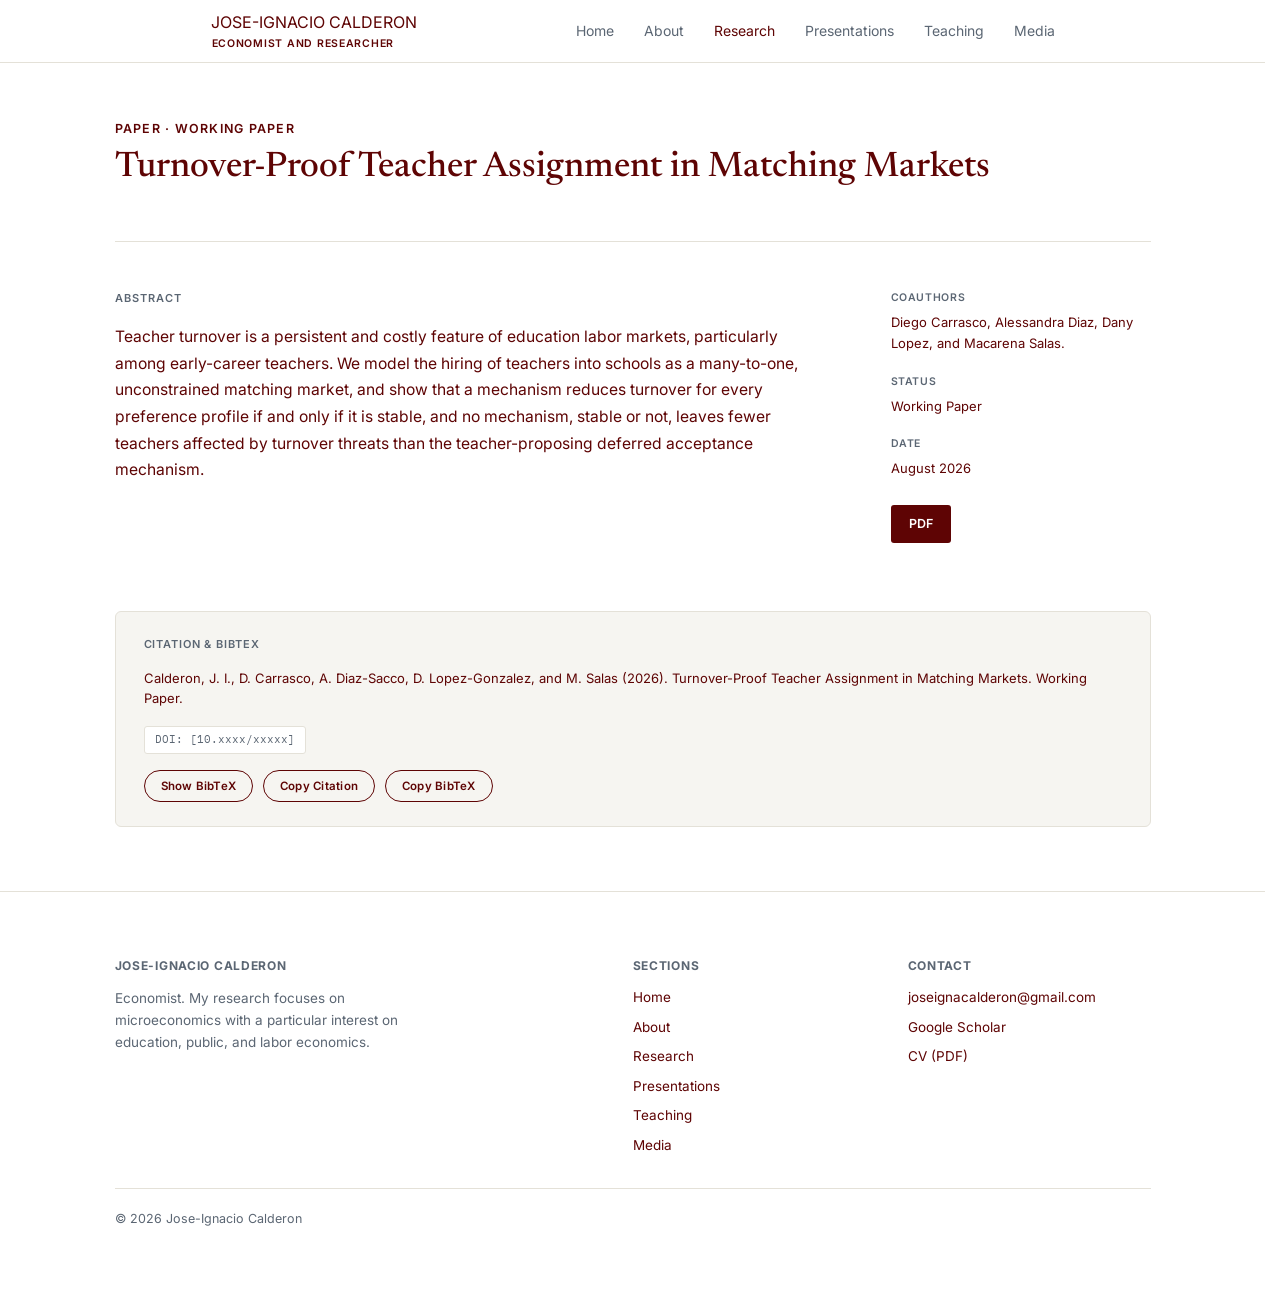
<file: papers/2026/turnover-stable-mechanisms.html>
<!DOCTYPE html>
<html lang="en">
<head>
<meta charset="UTF-8">
<meta name="viewport" content="width=device-width, initial-scale=1">
<title>Research | Jose-Ignacio Calderon</title>
<link rel="preconnect" href="https://fonts.googleapis.com">
<link href="https://fonts.googleapis.com/css2?family=Newsreader:ital,opsz,wght@0,6..72,400;0,6..72,500;0,6..72,600;1,6..72,400&family=Inter:wght@400;500;600&family=IBM+Plex+Mono:wght@400;500&display=swap" rel="stylesheet">
<link rel="icon" type="image/png" href="../../assets/uchile.png">
<link rel="stylesheet" href="../../styles.css?v=101">
<style>
  .paper-hero{padding:56px 0 40px; border-bottom:1px solid var(--line);}
  .paper-hero .eyebrow{margin-bottom:10px;}
  .paper-hero h1{font-size:clamp(1.6rem, 3vw, 2.2rem); margin:0 0 14px;}
  .paper-badges{display:flex; gap:8px; flex-wrap:wrap;}
  .paper-badge{
    font-size:11px; font-weight:600; text-transform:uppercase; letter-spacing:0.04em;
    color:var(--accent); background:rgba(0,53,107,0.08); padding:3px 9px; border-radius:2px;
  }

  .paper-layout{
    display:grid; grid-template-columns:1fr 260px; gap:56px;
    padding:48px 0;
  }
  @media (max-width:800px){ .paper-layout{grid-template-columns:1fr;} }

  .paper-abstract h2{
    font-size:11px; text-transform:uppercase; letter-spacing:0.1em;
    color:var(--ink-soft); font-weight:600; margin:0 0 16px;
  }
  .paper-abstract p{font-size:0.98rem; line-height:1.7; color:var(--ink); max-width:70ch;}

  .paper-sidebar{font-size:13px;}
  .paper-side-item{margin-bottom:20px;}
  .paper-side-label{
    font-size:10.5px; text-transform:uppercase; letter-spacing:0.06em;
    color:var(--ink-soft); font-weight:600; margin-bottom:5px;
  }
  .paper-side-value{color:var(--ink);}
  .paper-side-value a{color:var(--accent); text-decoration:none;}
  .paper-side-value a:hover{text-decoration:underline;}
  .paper-pdf-btn{
    display:inline-block; margin-top:6px; font-size:12.5px; font-weight:600;
    color:#fff; background:var(--accent); padding:9px 18px; border-radius:3px;
    text-decoration:none;
  }
  .paper-pdf-btn:hover{background:#00264d;}

  .citation-box{
    background:var(--panel); border:1px solid var(--line); border-radius:6px;
    padding:24px 28px; margin-bottom:64px;
  }
  .citation-box h3{
    font-size:11px; text-transform:uppercase; letter-spacing:0.08em;
    color:var(--ink-soft); font-weight:600; margin:0 0 14px;
  }
  .citation-text{font-size:13px; color:var(--ink); line-height:1.6; margin-bottom:16px;}
  .citation-doi{
    display:inline-block; font-family:'IBM Plex Mono', monospace; font-size:11px;
    color:var(--ink-soft); background:#fff; border:1px solid var(--line);
    padding:4px 10px; border-radius:3px; margin-bottom:16px; text-decoration:none;
  }
  .citation-doi:hover{border-color:var(--accent); color:var(--accent);}
  .citation-buttons{display:flex; gap:10px; flex-wrap:wrap;}
  .cite-btn{
    font-family:'Inter', sans-serif; font-size:11.5px; font-weight:600;
    border:1px solid var(--accent); color:var(--accent); background:transparent;
    padding:8px 16px; border-radius:20px; cursor:pointer; letter-spacing:0.02em;
  }
  .cite-btn:hover{background:var(--accent); color:#fff;}
  .cite-btn.copied{border-color:#2e7d32; color:#2e7d32; background:transparent;}

  .bibtex-block{
    display:none; margin-top:16px; background:#fff; border:1px solid var(--line);
    border-radius:4px; padding:14px 16px; font-family:'IBM Plex Mono', monospace;
    font-size:11.5px; color:var(--ink); white-space:pre-wrap; line-height:1.6;
  }
  .bibtex-block.open{display:block;}
</style>
</head>
<body>

<header class="wrapbar" >
  <div class="wrap" style="padding: 10px; padding-left: 120px">
    <div class="brand-name">JOSE-IGNACIO CALDERON</div>
    <div class="brand-subtitle" style="padding-left: 1px;">Economist and Researcher</div>
  </div>
  <button class="nav-toggle" id="nav-toggle" aria-label="Toggle menu">☰</button>
  <nav id="site-nav" class="wrap" style="padding-right: 120px;">
    <a href="../../index.html">Home</a>
    <a href="../../about.html">About</a>
    <a href="../../research.html" class="active">Research</a>
    <a href="../../presentations.html">Presentations</a>
    <a href="../../teaching.html">Teaching</a>
    <a href="../../media.html">Media</a>
  </nav>
</header>

<div class="wrap">
  <div class="paper-hero">
    <div class="eyebrow">Paper<span> &middot; </span>Working Paper</div>
    <h1>Turnover-Proof Teacher Assignment in Matching Markets</h1>
  </div>

  <div class="paper-layout">
    <div class="paper-abstract">
      <h2>Abstract</h2>
      <p>
        Teacher turnover is a persistent and costly feature of
         education labor markets, particularly among early-career 
         teachers. We model the hiring of teachers into schools 
         as a many-to-one, unconstrained matching market, and 
         show that a mechanism reduces turnover for every 
         preference profile if and only if it is stable, and no 
         mechanism, stable or not, leaves fewer teachers affected 
         by turnover threats than the teacher-proposing deferred 
         acceptance mechanism.
      </p>
    </div>

    <div class="paper-sidebar">
      <div class="paper-side-item">
        <div class="paper-side-label">Coauthors</div>
        <div class="paper-side-value"><a href="https://scholar.google.com/citations?user=kXhezZ8AAAAJ&hl=en" target="_blank" rel="noopener noreferrer">Diego Carrasco</a>, <a href="https://orcid.org/0000-0002-6380-6971" target="_blank" rel="noopener noreferrer">Alessandra Diaz</a>, <a href="https://scholar.google.com/citations?user=ZzVokTgAAAAJ&hl=es" target="_blank" rel="noopener noreferrer">Dany Lopez</a>, and <a href="https://scholar.google.com/citations?user=IMIRDkQAAAAJ&hl=es" target="_blank" rel="noopener noreferrer">Macarena Salas</a>.</div>
      </div>
      <div class="paper-side-item">
        <div class="paper-side-label">Status</div>
        <div class="paper-side-value">Working Paper</div>
      </div>
      <div class="paper-side-item">
        <div class="paper-side-label">Date</div>
        <div class="paper-side-value">August 2026</div>
      </div>
      <div class="paper-side-item">
        <a class="paper-pdf-btn" href="https://www.dropbox.com/scl/fi/njxolzpdctrclnd9k9olt/TurnoverStableMechanisms.pdf?rlkey=b9v80hrxdly3q7rqz5nj4c9sx&st=gey754de&dl=0" target="_blank" rel="noopener noreferrer">PDF</a>
      </div>
    </div>
  </div>

  <div class="citation-box">
    <h3>Citation & BibTeX</h3>
    <div class="citation-text" id="citation-text">
      Calderon, J. I., D. Carrasco, A. Diaz-Sacco, D. Lopez-Gonzalez, and M. Salas (2026). Turnover-Proof Teacher Assignment in Matching Markets. Working Paper.
    </div>
    <a class="citation-doi" href="#">DOI: [10.xxxx/xxxxx]</a>
    <div class="citation-buttons">
      <button class="cite-btn" id="toggle-bibtex">Show BibTeX</button>
      <button class="cite-btn" id="copy-citation">Copy Citation</button>
      <button class="cite-btn" id="copy-bibtex">Copy BibTeX</button>
    </div>
    <pre class="bibtex-block" id="bibtex-block">@unpublished{Calderon2026TurnoverProofMatching,
  title={Turnover-Proof Teacher Assignment in Matching Markets},
  author={Calderon, Jose-Ignacio and Carrasco, Diego and Diaz-Sacco, Alessandra and Lopez-Gonzalez, Dany and Salas, Macarena},
  year={2026},
  note={Working paper}
}</pre>
  </div>
</div>

<footer>
  <div class="wrap">
    <div class="footer-grid">
      <div>
        <h4>Jose-Ignacio Calderon</h4>
        <p style="font-size:13.5px; color:var(--ink-soft); max-width:36ch;">
          Economist. My research focuses on microeconomics with a particular interest on education, public, and labor economics.
        </p>
      </div>
      <div>
        <h4>Sections</h4>
        <ul>
          <li><a href="../../index.html">Home</a></li>
          <li><a href="../../about.html">About</a></li>
          <li><a href="../../research.html">Research</a></li>
          <li><a href="../../presentations.html">Presentations</a></li>
          <li><a href="../../teaching.html">Teaching</a></li>
          <li><a href="../../media.html">Media</a></li>
        </ul>
      </div>
      <div>
        <h4>Contact</h4>
        <ul>
          <li><a href="mailto:joseignacalderon@gmail.com">joseignacalderon@gmail.com</a></li>
          <li><a href="https://scholar.google.com/citations?user=qUJrlXQAAAAJ&hl=en" target="_blank" rel="noopener noreferrer">Google Scholar</a></li>
          <li><a href="https://www.dropbox.com/scl/fi/8gcd1ia27gvtngcjf6j5j/CurriculumVitae_JICalderon.pdf?rlkey=m1ingiaoov976cdleeq0jbehe&st=hp75700h&dl=0" target="_blank" rel="noopener noreferrer">CV (PDF)</a></li>
        </ul>
      </div>
    </div>
    <div class="footer-bottom">© 2026 Jose-Ignacio Calderon</div>
  </div>
</footer>

<script>
  const toggleBtn = document.getElementById('toggle-bibtex');
  const bibtexBlock = document.getElementById('bibtex-block');
  toggleBtn.addEventListener('click', () => {
    const isOpen = bibtexBlock.classList.toggle('open');
    toggleBtn.textContent = isOpen ? 'Hide BibTeX' : 'Show BibTeX';
  });

  function flashCopied(btn){
    const original = btn.textContent;
    btn.textContent = 'Copied!';
    btn.classList.add('copied');
    setTimeout(() => {
      btn.textContent = original;
      btn.classList.remove('copied');
    }, 1500);
  }

  document.getElementById('copy-citation').addEventListener('click', (e) => {
    const text = document.getElementById('citation-text').textContent.trim();
    navigator.clipboard.writeText(text).then(() => flashCopied(e.target));
  });

  document.getElementById('copy-bibtex').addEventListener('click', (e) => {
    const text = document.getElementById('bibtex-block').textContent.trim();
    navigator.clipboard.writeText(text).then(() => flashCopied(e.target));
  });
</script>

</body>
</html>

<script>
  const navToggle = document.getElementById('nav-toggle');
  const siteNav = document.getElementById('site-nav');
  navToggle.addEventListener('click', () => siteNav.classList.toggle('open'));
  siteNav.querySelectorAll('a').forEach(link =>
    link.addEventListener('click', () => siteNav.classList.remove('open'))
  );
</script>
</file>
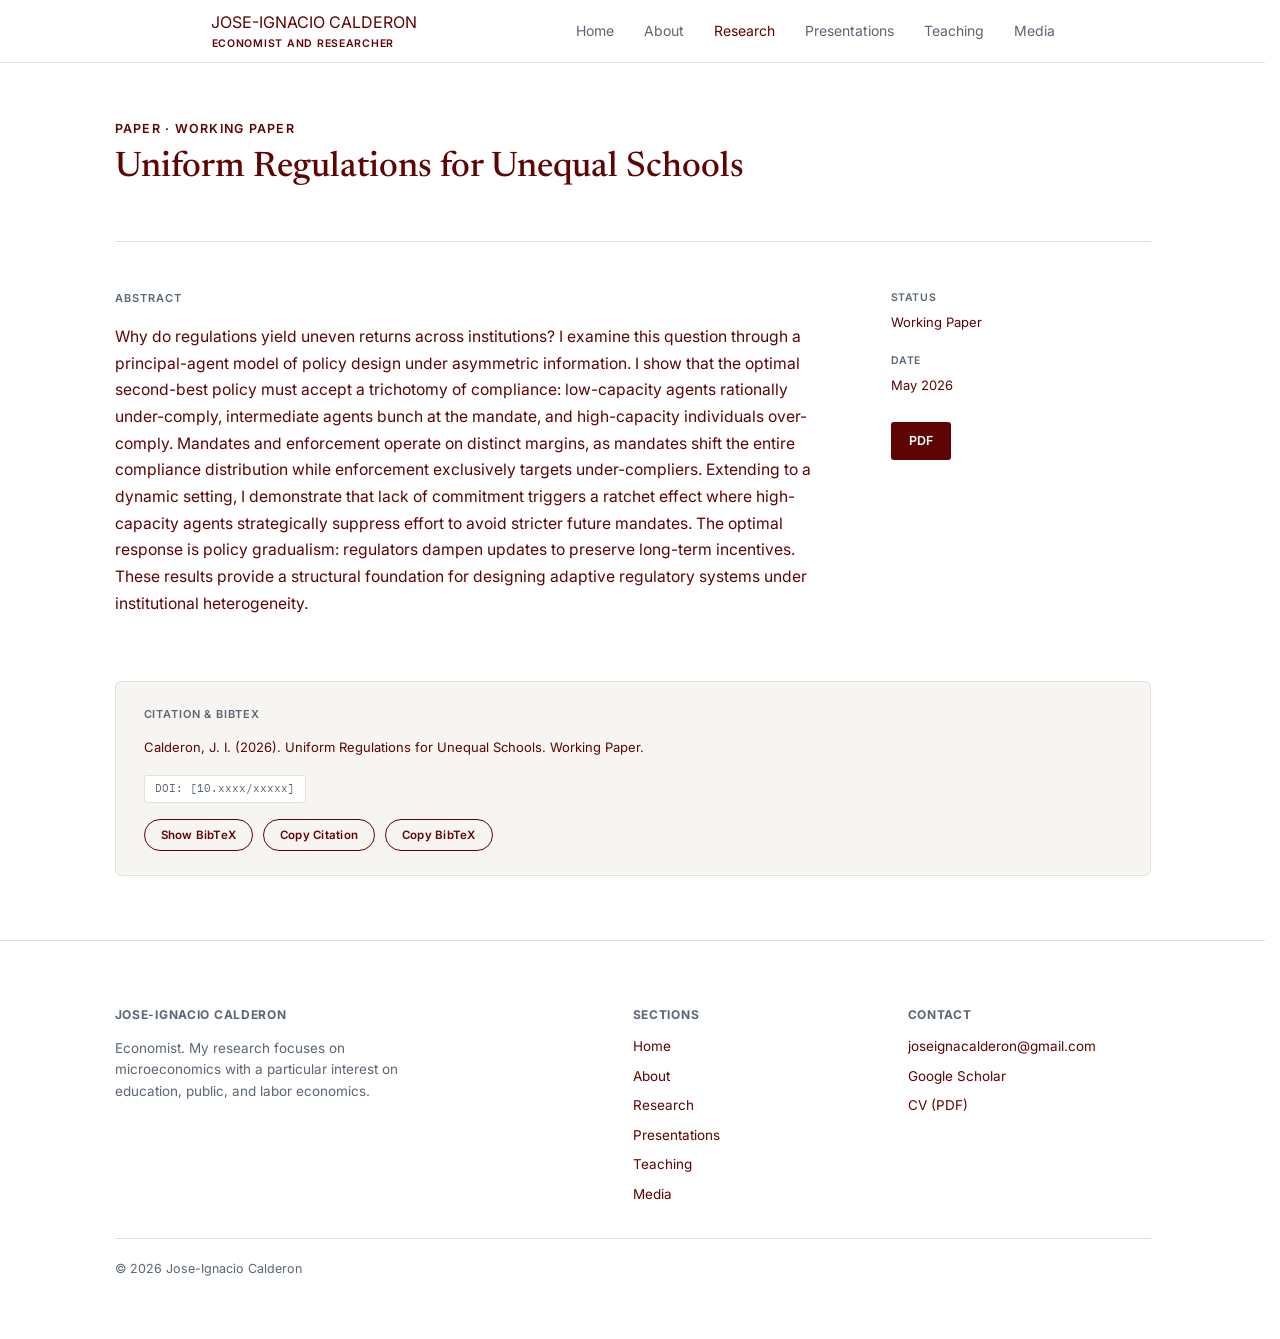
<file: papers/2026/uniform-regulations-unequal-schools.html>
<!DOCTYPE html>
<html lang="en">
<head>
<meta charset="UTF-8">
<meta name="viewport" content="width=device-width, initial-scale=1">
<title>Research | Jose-Ignacio Calderon</title>
<link rel="preconnect" href="https://fonts.googleapis.com">
<link href="https://fonts.googleapis.com/css2?family=Newsreader:ital,opsz,wght@0,6..72,400;0,6..72,500;0,6..72,600;1,6..72,400&family=Inter:wght@400;500;600&family=IBM+Plex+Mono:wght@400;500&display=swap" rel="stylesheet">
<link rel="icon" type="image/png" href="../../assets/uchile.png">
<link rel="stylesheet" href="../../styles.css?v=100">
<style>
  .paper-hero{padding:56px 0 40px; border-bottom:1px solid var(--line);}
  .paper-hero .eyebrow{margin-bottom:10px;}
  .paper-hero h1{font-size:clamp(1.6rem, 3vw, 2.2rem); margin:0 0 14px;}
  .paper-badges{display:flex; gap:8px; flex-wrap:wrap;}
  .paper-badge{
    font-size:11px; font-weight:600; text-transform:uppercase; letter-spacing:0.04em;
    color:var(--accent); background:rgba(0,53,107,0.08); padding:3px 9px; border-radius:2px;
  }

  .paper-layout{
    display:grid; grid-template-columns:1fr 260px; gap:56px;
    padding:48px 0;
  }
  @media (max-width:800px){ .paper-layout{grid-template-columns:1fr;} }

  .paper-abstract h2{
    font-size:11px; text-transform:uppercase; letter-spacing:0.1em;
    color:var(--ink-soft); font-weight:600; margin:0 0 16px;
  }
  .paper-abstract p{font-size:0.98rem; line-height:1.7; color:var(--ink); max-width:70ch;}

  .paper-sidebar{font-size:13px;}
  .paper-side-item{margin-bottom:20px;}
  .paper-side-label{
    font-size:10.5px; text-transform:uppercase; letter-spacing:0.06em;
    color:var(--ink-soft); font-weight:600; margin-bottom:5px;
  }
  .paper-side-value{color:var(--ink);}
  .paper-side-value a{color:var(--accent); text-decoration:none;}
  .paper-side-value a:hover{text-decoration:underline;}
  .paper-pdf-btn{
    display:inline-block; margin-top:6px; font-size:12.5px; font-weight:600;
    color:#fff; background:var(--accent); padding:9px 18px; border-radius:3px;
    text-decoration:none;
  }
  .paper-pdf-btn:hover{background:#00264d;}

  .citation-box{
    background:var(--panel); border:1px solid var(--line); border-radius:6px;
    padding:24px 28px; margin-bottom:64px;
  }
  .citation-box h3{
    font-size:11px; text-transform:uppercase; letter-spacing:0.08em;
    color:var(--ink-soft); font-weight:600; margin:0 0 14px;
  }
  .citation-text{font-size:13px; color:var(--ink); line-height:1.6; margin-bottom:16px;}
  .citation-doi{
    display:inline-block; font-family:'IBM Plex Mono', monospace; font-size:11px;
    color:var(--ink-soft); background:#fff; border:1px solid var(--line);
    padding:4px 10px; border-radius:3px; margin-bottom:16px; text-decoration:none;
  }
  .citation-doi:hover{border-color:var(--accent); color:var(--accent);}
  .citation-buttons{display:flex; gap:10px; flex-wrap:wrap;}
  .cite-btn{
    font-family:'Inter', sans-serif; font-size:11.5px; font-weight:600;
    border:1px solid var(--accent); color:var(--accent); background:transparent;
    padding:8px 16px; border-radius:20px; cursor:pointer; letter-spacing:0.02em;
  }
  .cite-btn:hover{background:var(--accent); color:#fff;}
  .cite-btn.copied{border-color:#2e7d32; color:#2e7d32; background:transparent;}

  .bibtex-block{
    display:none; margin-top:16px; background:#fff; border:1px solid var(--line);
    border-radius:4px; padding:14px 16px; font-family:'IBM Plex Mono', monospace;
    font-size:11.5px; color:var(--ink); white-space:pre-wrap; line-height:1.6;
  }
  .bibtex-block.open{display:block;}
</style>
</head>
<body>

<header class="wrapbar" >
  <div class="wrap" style="padding: 10px; padding-left: 120px">
    <div class="brand-name">JOSE-IGNACIO CALDERON</div>
    <div class="brand-subtitle" style="padding-left: 1px;">Economist and Researcher</div>
  </div>
  <button class="nav-toggle" id="nav-toggle" aria-label="Toggle menu">☰</button>
  <nav id="site-nav" class="wrap" style="padding-right: 120px;">
    <a href="../../index.html">Home</a>
    <a href="../../about.html">About</a>
    <a href="../../research.html" class="active">Research</a>
    <a href="../../presentations.html">Presentations</a>
    <a href="../../teaching.html">Teaching</a>
    <a href="../../media.html">Media</a>
  </nav>
</header>

<div class="wrap">
  <div class="paper-hero">
    <div class="eyebrow">Paper<span> &middot; </span>Working Paper</div>
    <h1>Uniform Regulations for Unequal Schools</h1>
  </div>

  <div class="paper-layout">
    <div class="paper-abstract">
      <h2>Abstract</h2>
      <p>
        Why do regulations yield uneven returns across institutions? 
        I examine this question through a principal-agent model of 
        policy design under asymmetric information. I show that the 
        optimal second-best policy must accept a trichotomy of compliance: 
        low-capacity agents rationally under-comply, intermediate agents 
        bunch at the mandate, and high-capacity individuals over-comply. 
        Mandates and enforcement operate on distinct margins, as mandates 
        shift the entire compliance distribution while enforcement 
        exclusively targets under-compliers. Extending to a dynamic 
        setting, I demonstrate that lack of commitment triggers a ratchet 
        effect where high-capacity agents strategically suppress effort to 
        avoid stricter future mandates. The optimal response is policy 
        gradualism: regulators dampen updates to preserve long-term incentives. 
        These results provide a structural foundation for designing adaptive 
        regulatory systems under institutional heterogeneity.
      </p>
    </div>

    <div class="paper-sidebar">
      <div class="paper-side-item">
        <div class="paper-side-label">Status</div>
        <div class="paper-side-value">Working Paper</div>
      </div>
      <div class="paper-side-item">
        <div class="paper-side-label">Date</div>
        <div class="paper-side-value">May 2026</div>
      </div>
      <div class="paper-side-item">
        <a class="paper-pdf-btn" href="https://www.dropbox.com/scl/fi/7j387v5msrjo24lrp691y/SchoolEffort_PolicyCompliance.pdf?rlkey=7e64dhvvsab15imf45lxby1yy&st=m9cwvg9y&dl=0" target="_blank" rel="noopener noreferrer">PDF</a>
      </div>
    </div>
  </div>

  <div class="citation-box">
    <h3>Citation & BibTeX</h3>
    <div class="citation-text" id="citation-text">
      Calderon, J. I. (2026). Uniform Regulations for Unequal Schools. Working Paper.
    </div>
    <a class="citation-doi" href="#">DOI: [10.xxxx/xxxxx]</a>
    <div class="citation-buttons">
      <button class="cite-btn" id="toggle-bibtex">Show BibTeX</button>
      <button class="cite-btn" id="copy-citation">Copy Citation</button>
      <button class="cite-btn" id="copy-bibtex">Copy BibTeX</button>
    </div>
    <pre class="bibtex-block" id="bibtex-block">@unpublished{Calderon2026RegulationsSchools,
  title={Uniform Regulations for Unequal Schools},
  author={Calderon, Jose-Ignacio},
  year={2026},
  note={Working paper}
}</pre>
  </div>
</div>

<footer>
  <div class="wrap">
    <div class="footer-grid">
      <div>
        <h4>Jose-Ignacio Calderon</h4>
        <p style="font-size:13.5px; color:var(--ink-soft); max-width:36ch;">
          Economist. My research focuses on microeconomics with a particular interest on education, public, and labor economics.
        </p>
      </div>
      <div>
        <h4>Sections</h4>
        <ul>
          <li><a href="../../index.html">Home</a></li>
          <li><a href="../../about.html">About</a></li>
          <li><a href="../../research.html">Research</a></li>
          <li><a href="../../presentations.html">Presentations</a></li>
          <li><a href="../../teaching.html">Teaching</a></li>
          <li><a href="../../media.html">Media</a></li>
        </ul>
      </div>
      <div>
        <h4>Contact</h4>
        <ul>
          <li><a href="mailto:joseignacalderon@gmail.com">joseignacalderon@gmail.com</a></li>
          <li><a href="https://scholar.google.com/citations?user=qUJrlXQAAAAJ&hl=en" target="_blank" rel="noopener noreferrer">Google Scholar</a></li>
          <li><a href="https://www.dropbox.com/scl/fi/8gcd1ia27gvtngcjf6j5j/CurriculumVitae_JICalderon.pdf?rlkey=m1ingiaoov976cdleeq0jbehe&st=hp75700h&dl=0" target="_blank" rel="noopener noreferrer">CV (PDF)</a></li>
        </ul>
      </div>
    </div>
    <div class="footer-bottom">© 2026 Jose-Ignacio Calderon</div>
  </div>
</footer>

<script>
  const toggleBtn = document.getElementById('toggle-bibtex');
  const bibtexBlock = document.getElementById('bibtex-block');
  toggleBtn.addEventListener('click', () => {
    const isOpen = bibtexBlock.classList.toggle('open');
    toggleBtn.textContent = isOpen ? 'Hide BibTeX' : 'Show BibTeX';
  });

  function flashCopied(btn){
    const original = btn.textContent;
    btn.textContent = 'Copied!';
    btn.classList.add('copied');
    setTimeout(() => {
      btn.textContent = original;
      btn.classList.remove('copied');
    }, 1500);
  }

  document.getElementById('copy-citation').addEventListener('click', (e) => {
    const text = document.getElementById('citation-text').textContent.trim();
    navigator.clipboard.writeText(text).then(() => flashCopied(e.target));
  });

  document.getElementById('copy-bibtex').addEventListener('click', (e) => {
    const text = document.getElementById('bibtex-block').textContent.trim();
    navigator.clipboard.writeText(text).then(() => flashCopied(e.target));
  });
</script>

</body>
</html>

<script>
  const navToggle = document.getElementById('nav-toggle');
  const siteNav = document.getElementById('site-nav');
  navToggle.addEventListener('click', () => siteNav.classList.toggle('open'));
  siteNav.querySelectorAll('a').forEach(link =>
    link.addEventListener('click', () => siteNav.classList.remove('open'))
  );
</script>
</file>
<file: styles.css>
:root{
  --bg:#ffffff;
  --ink:#5e0404;
  --ink-soft:#5B6673;
  --line:#E4E1D8;
  --accent:#5e0404;
  --panel:#F6F5F1;
}
*{box-sizing:border-box;}
html{scroll-behavior:smooth; scrollbar-gutter: stable;}
body{
  margin:0;
  background:var(--bg);
  color:var(--ink);
  font-family:'Inter', sans-serif;
  line-height:1.6;
}
a{color:inherit;}
.wrap{max-width:1100px; margin:0 auto; padding:0 32px;}
.wrapbar{max-width:100%; margin:0 auto; padding:0 32px;}
.wrap-wide{max-width:1200px; margin:0 auto; padding:0 32px;}

header{
  display:flex; justify-content:space-between; align-items:center;
  padding:22px 0; border-bottom:1px solid var(--line); position:sticky; top:0; z-index:100; background:var(--bg);
}
.brand{font-family:'Newsreader', serif; font-weight:500; font-size:15px; letter-spacing:0.02em; text-decoration:none;}
.brand-subtitle{
  font-family:'Inter', sans-serif; font-size:10.5px; font-weight:600;
  text-transform:uppercase; letter-spacing:0.07em; color:var(--accent);
}
nav{display:flex; gap:30px; font-size:14px;}
nav a{text-decoration:none; color:var(--ink-soft); transition:color .15s;}
nav a:hover, nav a.active{color:var(--ink);}

.hero{
  display:grid; grid-template-columns:1.15fr 0.85fr; gap:56px;
  align-items:center; padding:80px 0 96px;
}
@media (max-width:860px){ .hero{grid-template-columns:1fr; padding:48px 0;} }
.eyebrow{
  font-size:12.5px; text-transform:uppercase; letter-spacing:0.1em;
  color:var(--accent); font-weight:600; margin-bottom:14px;
}
h1{
  font-family:'Newsreader', serif; font-weight:500;
  font-size:clamp(2.2rem, 4.4vw, 3.2rem); line-height:1.08; margin:0 0 20px;
}
.hero{
  display:grid; grid-template-columns:0.55fr 1.35fr; gap:56px;
  align-items:center; padding:80px 0 96px;
}
.cta-row{display:flex; gap:14px; flex-wrap:wrap;}
.btn{
  font-size:13.5px; font-weight:500; text-decoration:none;
  padding:11px 20px; border-radius:3px; border:1px solid var(--ink);
  transition:background .15s, color .15s; display:inline-block;
}
.btn.solid{background:var(--ink); color:#fff;}
.btn.solid:hover{background:var(--accent); border-color:var(--accent);}
.btn.ghost:hover{background:var(--panel);}

.portrait{
  aspect-ratio:1/1; background:var(--panel); border:1px solid var(--line);
  border-radius:4px; display:flex; align-items:center; justify-content:center;
  color:var(--ink-soft); font-size:12.5px; text-align:center; padding:20px;
  overflow:hidden; max-width:260px; margin:1em;
}
.portrait img{
  width:120%; height:120%; object-fit:cover; display:block;
}

section{padding:64px 0; border-top:1px solid var(--line);}
section.no-border{border-top:none;}
.page-head{padding:64px 0 12px;}
.page-head p{font-size:1rem; color:var(--ink-soft); max-width:60ch;}
.section-head{display:flex; justify-content:space-between; align-items:baseline; margin-bottom:36px; flex-wrap:wrap; gap:10px;}
.section-head h2{font-family:'Newsreader', serif; font-weight:500; font-size:1.7rem; margin:0;}
.section-head a{font-size:13px; color:var(--accent); text-decoration:none; font-weight:500;}
.section-head a:hover{text-decoration:underline;}

.presen-list{display:grid; grid-template-columns:1fr 1fr; gap:0 40px;}
@media (max-width:700px){ .presen-list{grid-template-columns:1fr;} }
.presen{
  display:grid; grid-template-columns:1fr auto; gap:6px 20px;
  padding:20px 0; border-bottom:1px solid var(--line);
}
.presen:nth-child(-n+2){padding-top:0;}
.presen-title{font-size:.75rem; font-weight:500;}
.presen-meta{font-size:10px; color:var(--ink-soft);}
.presen-year{
  font-size:10px; color:var(--accent); font-weight:600;
  white-space:nowrap; align-self:start;
}

.project-grid{display:grid; grid-template-columns:repeat(3, 1fr); gap:24px;}
@media (max-width:860px){ .project-grid{grid-template-columns:1fr 1fr;} }
@media (max-width:560px){ .project-grid{grid-template-columns:1fr;} }
.project-card{
  border:1px solid var(--line); border-radius:4px; padding:22px;
  display:flex; flex-direction:column; gap:8px; transition:border-color .15s, transform .15s;
  text-decoration:none; color:inherit;
}
.project-card:hover{border-color:var(--accent); transform:translateY(-2px);}
.project-tag{font-size:9px; text-transform:uppercase; letter-spacing:0.06em; color:var(--accent); font-weight:600;}
.project-card h3{font-family:'Newsreader', serif; font-weight:500; font-size:1.1rem; margin:0;}
.project-card p{font-size:13px; color:var(--ink-soft); margin:0;}

.stats{display:grid; grid-template-columns:repeat(4, 1fr); gap:24px; text-align:center;}
@media (max-width:700px){ .stats{grid-template-columns:1fr 1fr;} }
.stat-num{font-family:'Newsreader', serif; font-size:2.4rem; color:var(--accent);}
.stat-label{font-size:12px; text-transform:uppercase; letter-spacing:0.06em; color:var(--ink-soft); margin-top:4px;}

.about-text{max-width:auto; font-size:1rem; color:var(--ink-soft);}
.about-text p{margin-bottom:16px;}

.note{font-size:12px; color:var(--ink-soft); margin-top:20px;}

footer{border-top:1px solid var(--line); padding:48px 0 60px;}
.footer-grid{display:grid; grid-template-columns:2fr 1fr 1fr; gap:32px; margin-bottom:32px;}
@media (max-width:700px){ .footer-grid{grid-template-columns:1fr;} }
footer h4{font-size:12px; text-transform:uppercase; letter-spacing:0.06em; color:var(--ink-soft); margin-bottom:12px;}
footer ul{list-style:none; padding:0; margin:0; display:flex; flex-direction:column; gap:8px; font-size:13.5px;}
footer ul a{text-decoration:none; color:var(--ink);}
footer ul a:hover{color:var(--accent);}
.footer-bottom{font-size:12.5px; color:var(--ink-soft); border-top:1px solid var(--line); padding-top:20px;}

.nav-toggle{
  display:none; background:none; border:none; font-size:24px;
  cursor:pointer; color:var(--ink); padding:4px 8px;
}

@media (max-width:640px){
  header, header .wrap{
    flex-direction:row; align-items:center; justify-content:space-between;
    padding-top:16px; padding-bottom:16px;
  }
  .brand-name{font-size:14px;}
  .brand-subtitle{font-size:9px;}

  .nav-toggle{display:block;}

  nav{
    display:none; flex-direction:column;
    position:absolute; top:100%; left:0; right:0;
    background:#fff; border-bottom:1px solid var(--line);
    padding:16px 20px; gap:16px; z-index:99;
  }
  nav.open{display:flex;}

  .hero{grid-template-columns:1fr !important; padding:32px 0; gap:24px;}
  .portrait{max-width:160px; margin:0 auto !important;}
  .hero h1{font-size:1.8rem;}
  .hero p{font-size:0.95rem; max-width:none;}
  .wrap{padding:0 20px;}
  .rsch-columns, .teach-grid, .project-grid, .media-grid, .paper-list{
    grid-template-columns:1fr !important;
  }
}
</file>
